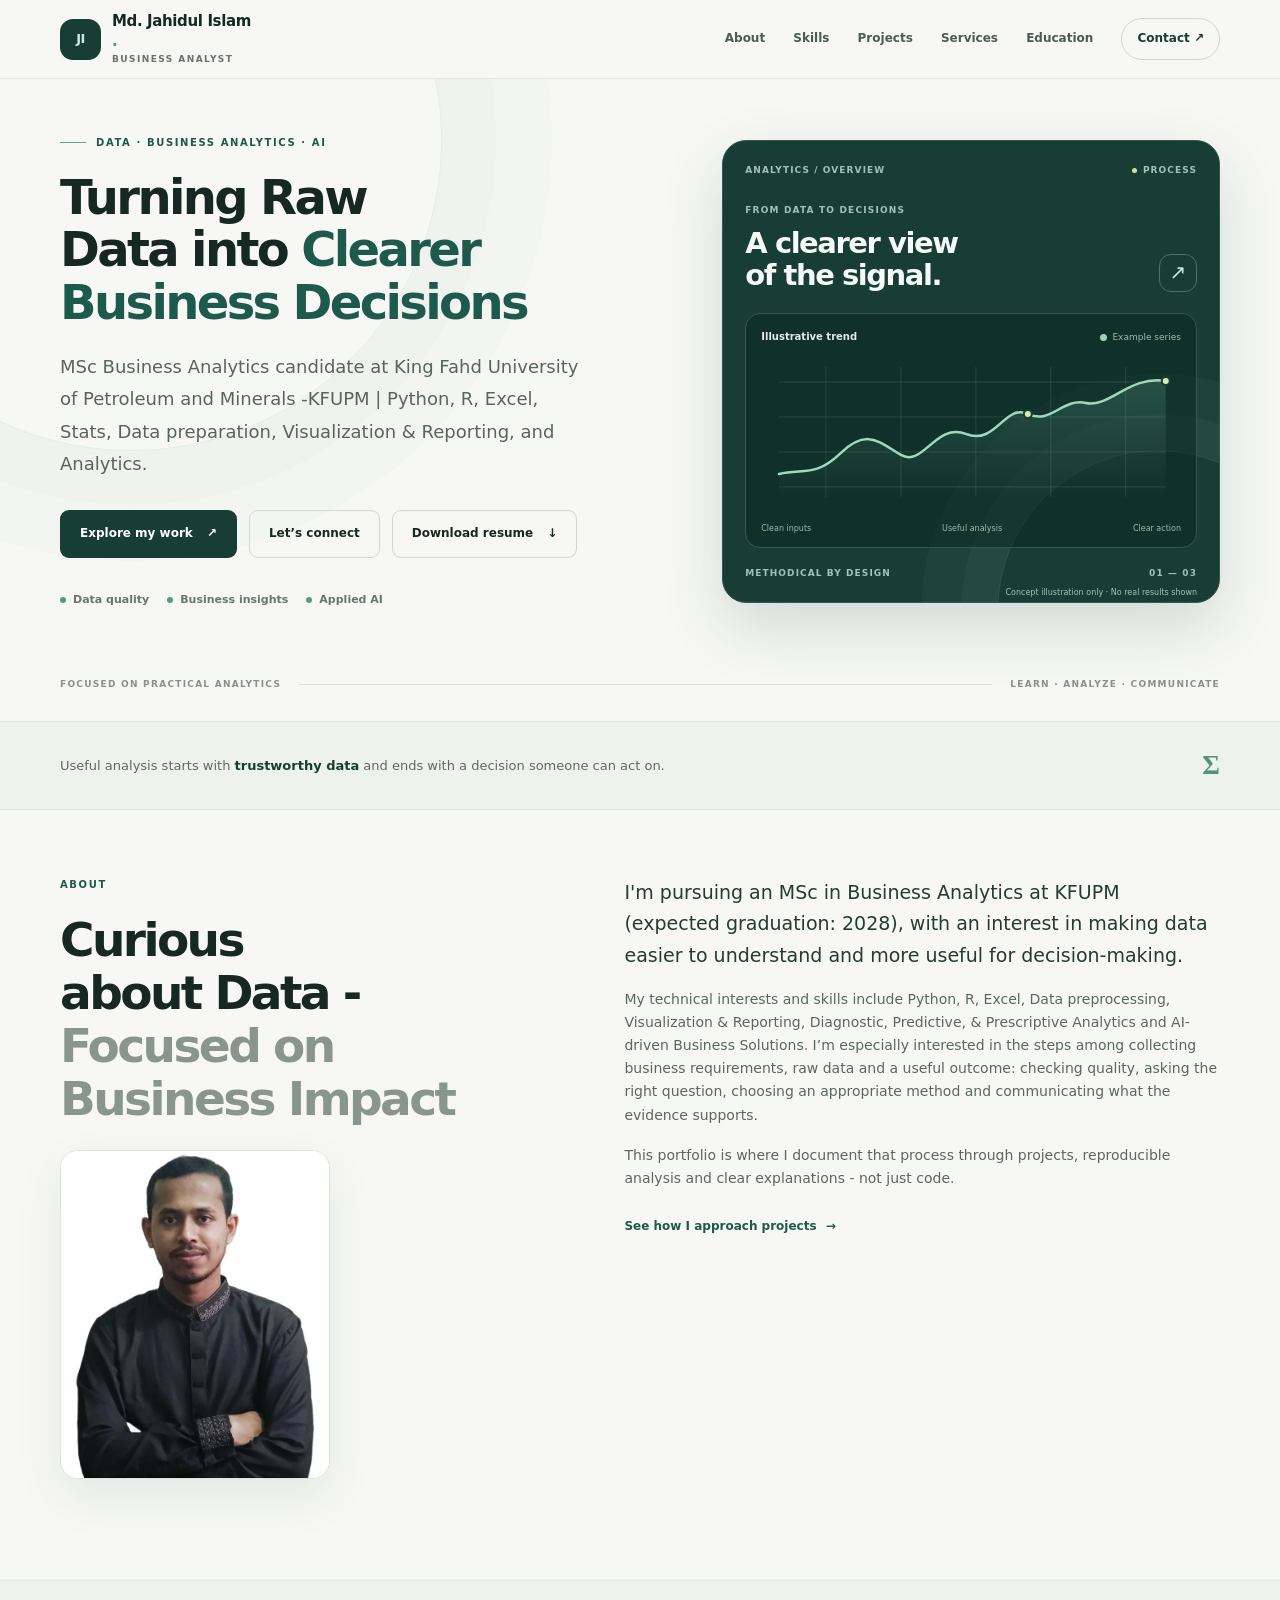
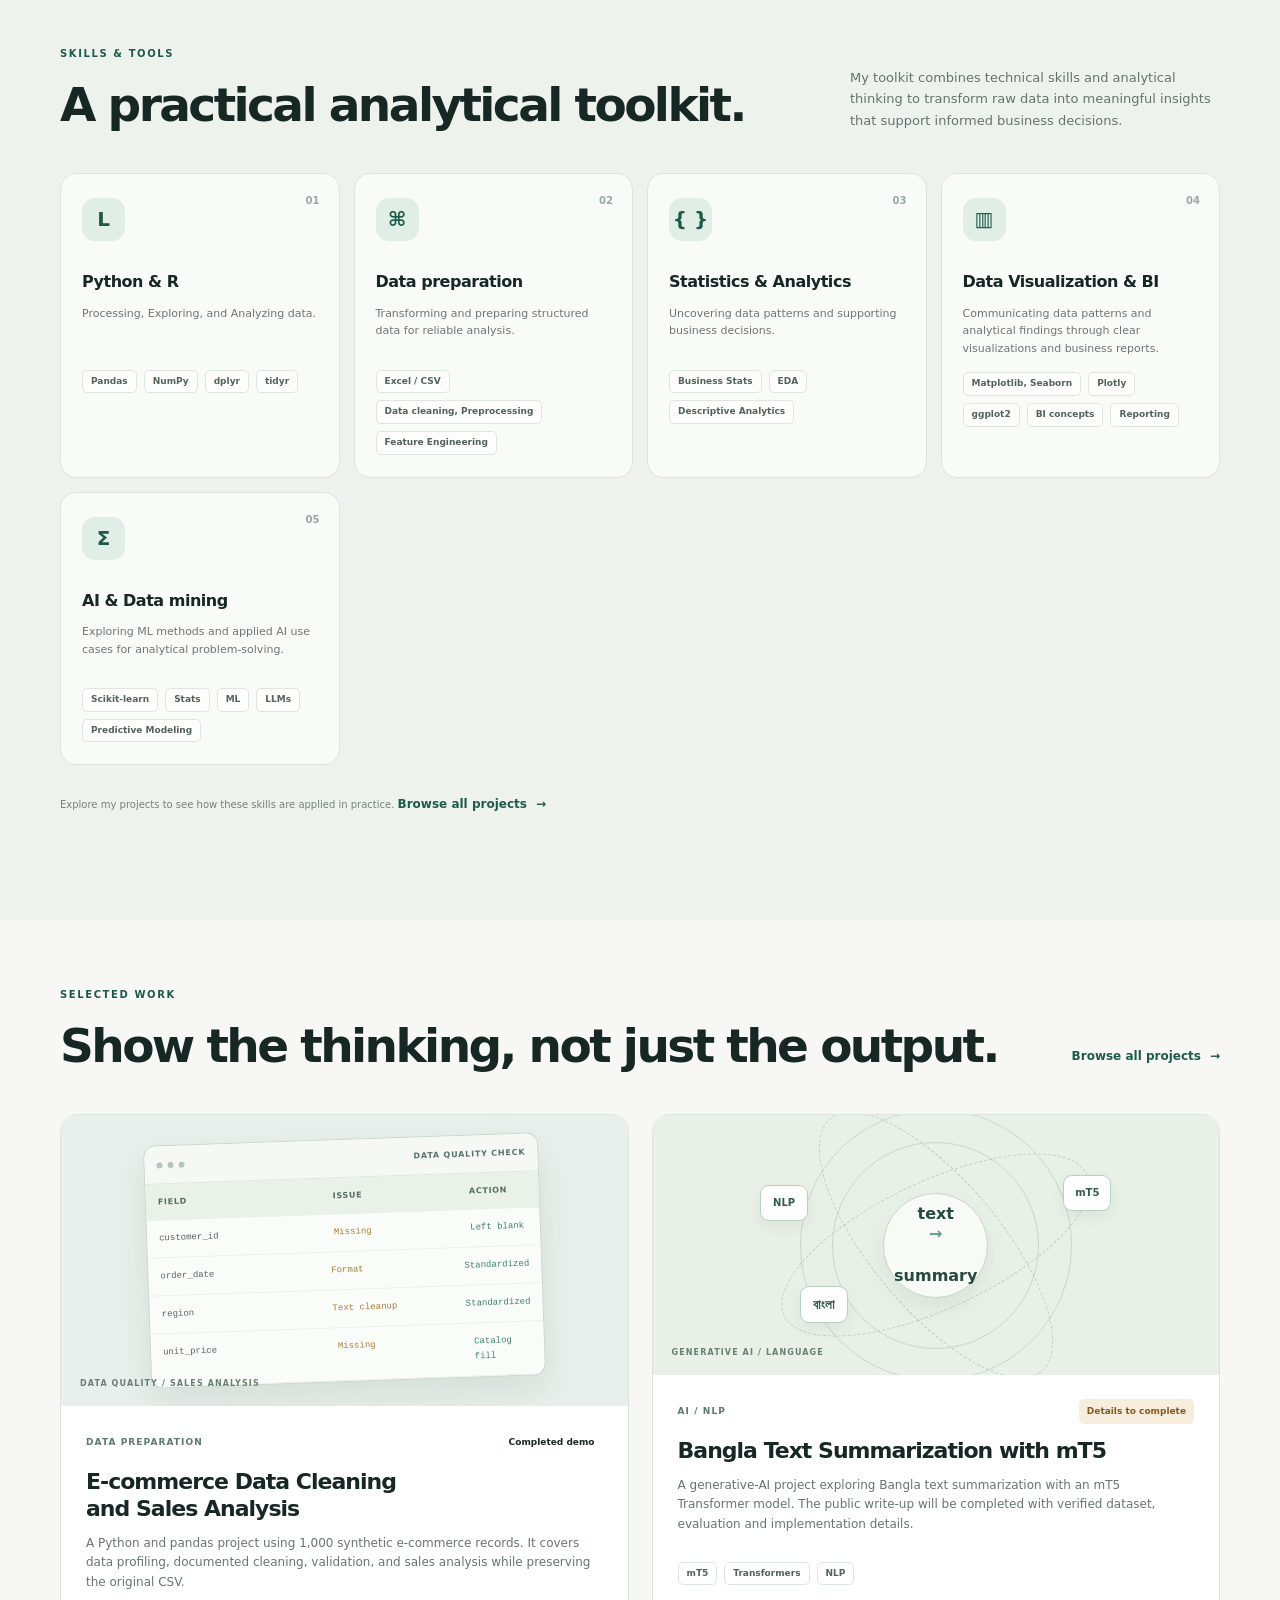
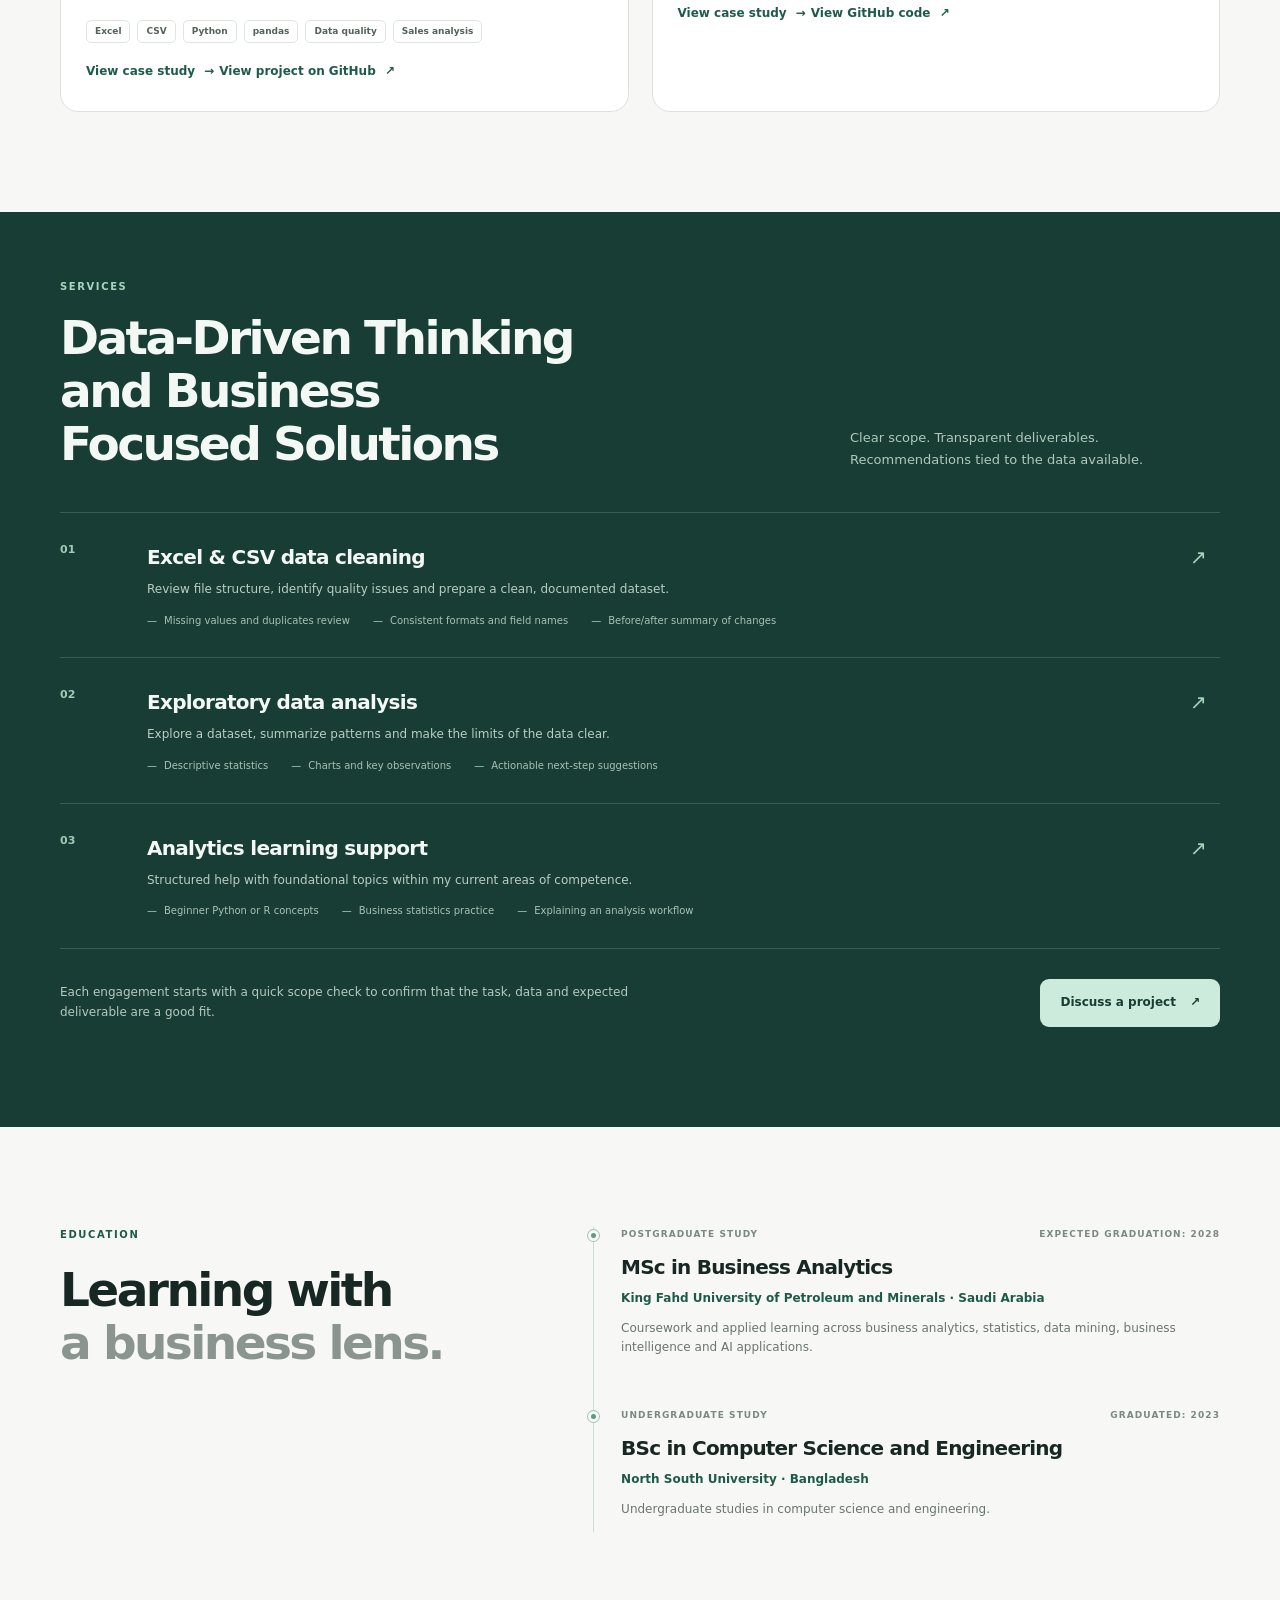
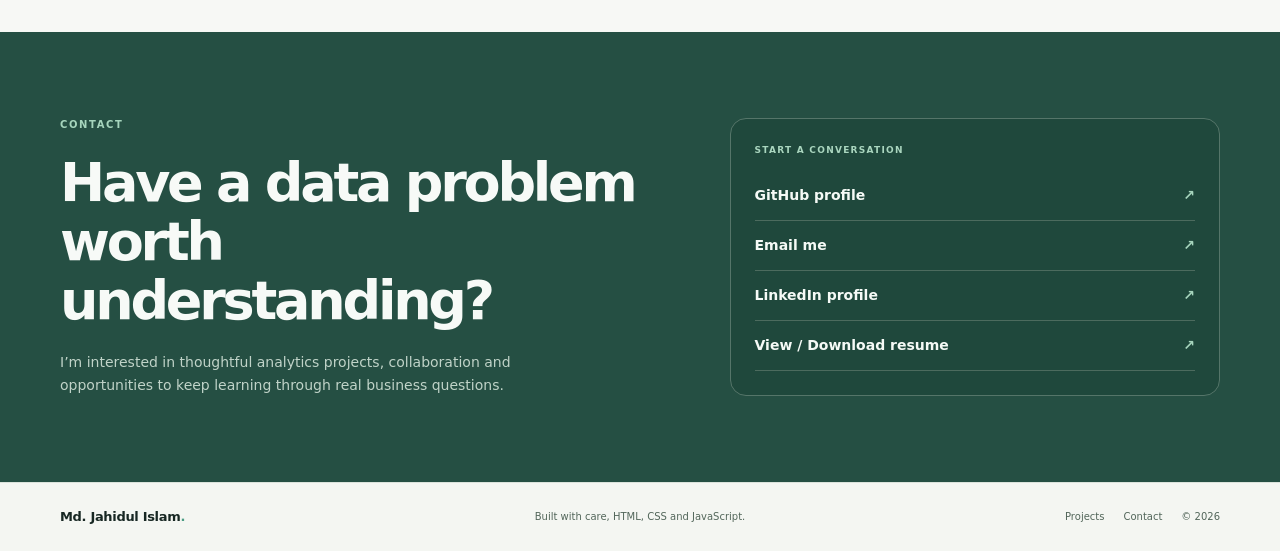
<file: index.html>
<!doctype html>
<html lang="en">

<head>
  <meta charset="utf-8">
  <meta name="viewport" content="width=device-width, initial-scale=1">
  <meta name="theme-color" content="#f7f8f5">
  <meta name="description"
    content="Md. Jahidul Islam's Business Analytics portfolio: data analysis, data preparation, business intelligence and AI/NLP projects.">
  <meta property="og:title" content="Md. Jahidul Islam | Business Analytics Portfolio">
  <meta property="og:description" content="Turning raw data into clearer analysis and practical business decisions.">
  <meta property="og:type" content="website">
  <meta property="og:url" content="https://mjahid183e.github.io/">
  <link rel="canonical" href="https://mjahid183e.github.io/">
  <title>Md. Jahidul Islam | Business Analytics Portfolio</title>
  <link rel="icon" type="image/svg+xml" href="favicon.svg">
  <link rel="stylesheet" href="assets/css/style.css">
  <script src="assets/js/main.js" defer></script>
</head>

<body>
  <a class="skip-link" href="#main">Skip to content</a>
  <header class="site-header">
    <div class="container nav-wrap">
      <a class="brand" href="index.html" aria-label="Md. Jahidul Islam home">
        <span class="brand-mark" aria-hidden="true">JI</span>
        <span class="brand-name">Md. Jahidul Islam<span class="brand-dot">.</span><small>BUSINESS ANALYST</small></span>
      </a>
      <button class="nav-toggle" type="button" aria-expanded="false" aria-controls="primary-nav" data-menu-toggle>
        <span class="sr-only">Toggle navigation</span><span class="menu-lines" aria-hidden="true"></span>
      </button>
      <nav class="site-nav" id="primary-nav" aria-label="Primary navigation" data-menu>
        <a href="#about">About</a>
        <a href="#skills">Skills</a>
        <a href="projects/index.html">Projects</a>
        <a href="#services">Services</a>
        <a href="#education">Education</a>
        <a class="nav-contact" href="#contact">Contact <span aria-hidden="true">↗</span></a>
      </nav>
    </div>
  </header>

  <main id="main">
    <section class="hero section-pad">
      <div class="container hero-grid">
        <div class="hero-copy">
          <p class="eyebrow"><span class="eyebrow-line"></span> DATA · BUSINESS ANALYTICS · AI</p>
          <h1>Turning Raw Data into <span class="text-accent">Clearer Business Decisions</span></h1>
          <p class="hero-lede">MSc Business Analytics candidate at King Fahd University of Petroleum and Minerals -KFUPM
            | Python, R, Excel, Stats, Data preparation, Visualization & Reporting, and Analytics.</p>
          <div class="hero-actions">
            <a class="button button-primary" href="projects/index.html">Explore my work <span
                aria-hidden="true">↗</span></a>
            <a class="button button-secondary" href="#contact">Let’s connect</a>
            <a class="button button-secondary" href="assets/files/Md-Jahidul-Islam-Resume.pdf"
              download="Md-Jahidul-Islam-Resume.pdf" type="application/pdf">Download resume <span
                aria-hidden="true">↓</span></a>
          </div>
          <div class="hero-proof" aria-label="Focus areas">
            <span><i class="status-dot" aria-hidden="true"></i> Data quality</span>
            <span><i class="status-dot" aria-hidden="true"></i> Business insights</span>
            <span><i class="status-dot" aria-hidden="true"></i> Applied AI</span>
          </div>
        </div>
        <div class="hero-visual" aria-label="Illustrative data analysis graphic">
          <div class="visual-topline"><span class="visual-label">ANALYTICS / OVERVIEW</span><span
              class="visual-live"><span></span> PROCESS</span></div>
          <div class="visual-title-row">
            <div>
              <p class="mini-label">FROM DATA TO DECISIONS</p>
              <h2>A clearer view<br>of the signal.</h2>
            </div>
            <div class="visual-icon" aria-hidden="true">↗</div>
          </div>
          <div class="chart-card">
            <div class="chart-header"><span>Illustrative trend</span><span class="chart-legend"><i></i> Example
                series</span></div>
            <svg class="line-chart" viewBox="0 0 420 170" role="img" aria-labelledby="chart-title chart-desc">
              <title id="chart-title">Illustrative upward-trending line</title>
              <desc id="chart-desc">A conceptual chart used as decoration. It does not represent real project data.
              </desc>
              <defs>
                <linearGradient id="areaFade" x1="0" x2="0" y1="0" y2="1">
                  <stop offset="0%" stop-color="#68a995" stop-opacity=".24" />
                  <stop offset="100%" stop-color="#68a995" stop-opacity="0" />
                </linearGradient>
              </defs>
              <g class="chart-grid">
                <path d="M18 30H405M18 65H405M18 100H405M18 135H405" />
                <path d="M65 15V145M140 15V145M215 15V145M290 15V145M365 15V145" />
              </g>
              <path class="chart-area"
                d="M18 122 C42 116 54 126 80 101 S118 90 140 103 S175 70 205 82 S244 51 267 62 S301 46 325 51 S369 23 405 29 L405 145 L18 145Z" />
              <path class="chart-line"
                d="M18 122 C42 116 54 126 80 101 S118 90 140 103 S175 70 205 82 S244 51 267 62 S301 46 325 51 S369 23 405 29" />
              <circle class="chart-point" cx="267" cy="62" r="4" />
              <circle class="chart-point" cx="405" cy="29" r="4" />
            </svg>
            <div class="chart-foot"><span>Clean inputs</span><span>Useful analysis</span><span>Clear action</span></div>
          </div>
          <div class="visual-bottom"><span>METHODICAL BY DESIGN</span><span>01 — 03</span></div>
          <p class="visual-disclaimer">Concept illustration only · No real results shown</p>
        </div>
      </div>
      <div class="container hero-bottom"><span>FOCUSED ON PRACTICAL ANALYTICS</span><span
          class="hero-bottom-rule"></span><span>LEARN · ANALYZE · COMMUNICATE</span></div>
    </section>

    <section class="intro-strip" aria-label="Professional focus">
      <div class="container intro-strip-inner">
        <p>Useful analysis starts with <strong>trustworthy data</strong> and ends with a decision someone can act on.
        </p><span class="strip-mark" aria-hidden="true">Σ</span>
      </div>
    </section>

    <section class="section-pad" id="about">
      <div class="container two-column">
        <div class="section-heading">
          <p class="eyebrow">ABOUT</p>
          <h2>Curious about Data - <br><span class="text-muted">Focused on Business Impact</span></h2>
          <figure class="about-portrait">
            <img src="assets/images/profile.webp" alt="Portrait of Md. Jahidul Islam" width="650" height="792"
              loading="lazy" decoding="async">
          </figure>
        </div>
        <div class="section-body">
          <p class="body-lede">I'm pursuing an MSc in Business Analytics at KFUPM (expected graduation: 2028), with an
            interest in making data easier to understand and more useful for decision-making.</p>
          <p>My technical interests and skills include Python, R, Excel, Data preprocessing, Visualization & Reporting,
            Diagnostic, Predictive, & Prescriptive Analytics and AI-driven Business Solutions. I’m especially interested
            in the steps among collecting business requirements, raw data and a useful outcome: checking quality, asking
            the right question, choosing an appropriate method and communicating what the evidence supports.</p>
          <p>This portfolio is where I document that process through projects, reproducible analysis and clear
            explanations - not just code.</p><a class="text-link" href="projects/index.html">See how I approach projects
            <span aria-hidden="true">→</span></a>
        </div>
      </div>
    </section>

    <section class="section-pad section-tint" id="skills">
      <div class="container">
        <div class="section-top">
          <div>
            <p class="eyebrow">SKILLS & TOOLS</p>
            <h2>A practical analytical toolkit.</h2>
          </div>
          <p class="section-intro">My toolkit combines technical skills and analytical thinking to transform raw data
            into meaningful insights that support informed business decisions.</p>
        </div>
        <div class="skill-grid">
          <article class="skill-card"><span class="skill-index">01</span>
            <div class="skill-icon" aria-hidden="true">L</div>
            <h3>Python & R</h3>
            <p>Processing, Exploring, and Analyzing data.</p>
            <div class="tag-list"><span>Pandas</span><span>NumPy</span><span>dplyr</span><span>tidyr</span></div>
          </article>
          <article class="skill-card"><span class="skill-index">02</span>
            <div class="skill-icon" aria-hidden="true">⌘</div>
            <h3>Data preparation</h3>
            <p>Transforming and preparing structured data for reliable analysis.</p>
            <div class="tag-list"><span>Excel / CSV</span><span>Data cleaning, Preprocessing</span><span>Feature
                Engineering</span></div>
          </article>
          <article class="skill-card"><span class="skill-index">03</span>
            <div class="skill-icon" aria-hidden="true">{ }</div>
            <h3>Statistics & Analytics</h3>
            <p>Uncovering data patterns and supporting business decisions.</p>
            <div class="tag-list"><span>Business Stats</span><span>EDA</span><span>Descriptive Analytics</span></div>
          </article>
          <article class="skill-card"><span class="skill-index">04</span>
            <div class="skill-icon" aria-hidden="true">▥</div>
            <h3>Data Visualization & BI</h3>
            <p>Communicating data patterns and analytical findings through clear visualizations and business reports.
            </p>
            <div class="tag-list"><span>Matplotlib, Seaborn</span><span>Plotly</span><span>ggplot2</span><span>BI
                concepts</span><span>Reporting</span></div>
          </article>
          <article class="skill-card"><span class="skill-index">05</span>
            <div class="skill-icon" aria-hidden="true">Σ</div>
            <h3>AI & Data mining</h3>
            <p>Exploring ML methods and applied AI use cases for analytical problem-solving.</p>
            <div class="tag-list">
              <span>Scikit-learn</span><span>Stats</span><span>ML</span><span>LLMs</span><span>Predictive
                Modeling</span>
            </div>
          </article>
        </div>
        <p class="small-note">Explore my projects to see how these skills are applied in practice. <a
            class="text-link section-top-link" href="projects/index.html">Browse all projects <span
              aria-hidden="true">→</span></a></p>
      </div>
    </section>

    <section class="section-pad" id="featured-work">
      <div class="container">
        <div class="section-top">
          <div>
            <p class="eyebrow">SELECTED WORK</p>
            <h2>Show the thinking, not just the output.</h2>
          </div><a class="text-link section-top-link" href="projects/index.html">Browse all projects <span
              aria-hidden="true">→</span></a>
        </div>
        <div class="project-grid">
          <article class="project-card project-featured">
            <a class="project-art project-art-data" href="projects/excel-csv-data-cleaning.html"
              aria-label="Open the e-commerce data cleaning and sales analysis case study">
              <div class="sheet-window">
                <div class="sheet-head"><span></span><span></span><span></span><i>DATA QUALITY CHECK</i></div>
                <div class="sheet-row sheet-row-head"><span>FIELD</span><span>ISSUE</span><span>ACTION</span></div>
                <div class="sheet-row"><span>customer_id</span><span class="issue">Missing</span><span
                    class="ok">Left blank</span></div>
                <div class="sheet-row"><span>order_date</span><span class="issue">Format</span><span
                    class="ok">Standardized</span></div>
                <div class="sheet-row"><span>region</span><span class="issue">Text cleanup</span><span
                    class="ok">Standardized</span></div>
                <div class="sheet-row"><span>unit_price</span><span class="issue">Missing</span><span class="ok">Catalog
                    fill</span></div>
              </div>
              <span class="art-caption">DATA QUALITY / SALES ANALYSIS</span>
            </a>
            <div class="project-card-body">
              <div class="project-meta">
                <span class="project-type">DATA PREPARATION</span>
                <span class="project-status">Completed demo</span>
              </div>
              <h3>
                <a href="projects/excel-csv-data-cleaning.html">E-commerce Data Cleaning and Sales Analysis</a>
              </h3>
              <p>A Python and pandas project using 1,000 synthetic e-commerce records. It covers data profiling,
                documented
                cleaning, validation, and sales analysis while preserving the original CSV.</p>
              <div class="tag-list"><span>Excel</span><span>CSV</span><span>Python</span><span>pandas</span><span>Data quality</span><span>Sales analysis</span>
              </div>
              <a class="text-link" href="projects/excel-csv-data-cleaning.html">View case study
                <span aria-hidden="true">→</span></a>
              <a class="text-link" href="https://github.com/mjahid183e/ecommerce-data-cleaning-demo" target="_blank"
                rel="noopener noreferrer">View project on GitHub
                <span aria-hidden="true">↗</span></a>
            </div>
          </article>
          <article class="project-card">
            <a class="project-art project-art-nlp" href="projects/bangla-text-summarization.html"
              aria-label="Read the Bangla text summarization case study">
              <div class="art-orbit orbit-one"></div>
              <div class="art-orbit orbit-two"></div>
              <div class="art-node node-one">NLP</div>
              <div class="art-node node-two">mT5</div>
              <div class="art-node node-three">বাংলা</div>
              <div class="art-center">text<br><span>→</span><br>summary</div><span class="art-caption">GENERATIVE AI /
                LANGUAGE</span>
            </a>
            <div class="project-card-body">
              <div class="project-meta"><span class="project-type">AI / NLP</span><span
                  class="project-status status-review">Details to complete</span></div>
              <h3><a href="projects/bangla-text-summarization.html">Bangla Text Summarization with mT5</a></h3>
              <p>A generative-AI project exploring Bangla text summarization with an mT5 Transformer model. The public
                write-up will be completed with verified dataset, evaluation and implementation details.</p>
              <div class="tag-list"><span>mT5</span><span>Transformers</span><span>NLP</span></div><a class="text-link"
                href="projects/bangla-text-summarization.html">View case study <span aria-hidden="true">→</span></a> <a
                class="text-link" href="https://github.com/mjahid183e/Bangla-Text-summarization-Model" target="_blank"
                rel="noopener noreferrer" aria-label="View Bangla Text Summarization source code on GitHub">View GitHub
                code <span aria-hidden="true">↗</span></a>
            </div>
          </article>
        </div>
      </div>
    </section>

    <section class="section-pad section-dark" id="services">
      <div class="container">
        <div class="section-top section-top-dark">
          <div>
            <p class="eyebrow eyebrow-light">SERVICES</p>
            <h2>Data-Driven Thinking and Business Focused Solutions</h2>
          </div>
          <p class="section-intro">Clear scope. Transparent deliverables. Recommendations tied to the data available.
          </p>
        </div>
        <div class="service-grid">
          <article class="service-card"><span class="service-number">01</span>
            <div>
              <h3>Excel & CSV data cleaning</h3>
              <p>Review file structure, identify quality issues and prepare a clean, documented dataset.</p>
              <ul>
                <li>Missing values and duplicates review</li>
                <li>Consistent formats and field names</li>
                <li>Before/after summary of changes</li>
              </ul>
            </div><span class="service-arrow" aria-hidden="true">↗</span>
          </article>
          <article class="service-card"><span class="service-number">02</span>
            <div>
              <h3>Exploratory data analysis</h3>
              <p>Explore a dataset, summarize patterns and make the limits of the data clear.</p>
              <ul>
                <li>Descriptive statistics</li>
                <li>Charts and key observations</li>
                <li>Actionable next-step suggestions</li>
              </ul>
            </div><span class="service-arrow" aria-hidden="true">↗</span>
          </article>
          <article class="service-card"><span class="service-number">03</span>
            <div>
              <h3>Analytics learning support</h3>
              <p>Structured help with foundational topics within my current areas of competence.</p>
              <ul>
                <li>Beginner Python or R concepts</li>
                <li>Business statistics practice</li>
                <li>Explaining an analysis workflow</li>
              </ul>
            </div><span class="service-arrow" aria-hidden="true">↗</span>
          </article>
        </div>
        <div class="service-foot">
          <p>Each engagement starts with a quick scope check to confirm that the task, data and expected deliverable are
            a good fit.</p><a class="button button-light" href="#contact">Discuss a project <span
              aria-hidden="true">↗</span></a>
        </div>
      </div>
    </section>

    <section class="section-pad" id="education">
      <div class="container two-column education-layout">
        <div class="section-heading">
          <p class="eyebrow">EDUCATION</p>
          <h2>Learning with<br><span class="text-muted">a business lens.</span></h2>
        </div>
        <div class="timeline">
          <article class="timeline-item"><span class="timeline-marker"></span>
            <div class="timeline-meta"><span>POSTGRADUATE STUDY</span><span>EXPECTED GRADUATION: 2028</span></div>
            <h3>MSc in Business Analytics</h3>
            <p class="timeline-org">King Fahd University of Petroleum and Minerals <span aria-hidden="true">·</span>
              Saudi Arabia</p>
            <p>Coursework and applied learning across business analytics, statistics, data mining, business intelligence
              and AI applications.</p>
          </article>
          <article class="timeline-item">
            <span class="timeline-marker"></span>
            <div class="timeline-meta"><span>UNDERGRADUATE STUDY</span><span>GRADUATED: 2023</span></div>
            <h3>BSc in Computer Science and Engineering</h3>
            <p class="timeline-org">North South University <span aria-hidden="true">·</span> Bangladesh</p>
            <p>Undergraduate studies in computer science and engineering.</p>
          </article>
        </div>
      </div>
    </section>

    <section class="contact-section" id="contact">
      <div class="container contact-grid">
        <div>
          <p class="eyebrow eyebrow-light">CONTACT</p>
          <h2>Have a data problem<br>worth understanding?</h2>
          <p class="contact-lede">I’m interested in thoughtful analytics projects, collaboration and opportunities to
            keep learning through real business questions.</p>
        </div>
        <div class="contact-panel">
          <span class="contact-panel-label">START A CONVERSATION</span>
          <a class="contact-link" href="https://github.com/mjahid183e" target="_blank" rel="noopener noreferrer">GitHub
            profile <span aria-hidden="true">↗</span></a>
          <a class="contact-link" href="https://mail.google.com/mail/?view=cm&amp;fs=1&amp;to=mjahid183.e%40gmail.com"
            target="_blank" rel="noopener noreferrer"
            aria-label="Email me using Gmail (opens Gmail compose in a new tab)">Email me <span
              aria-hidden="true">↗</span></a>
          <a class="contact-link" href="https://www.linkedin.com/in/mjahidulislam01" target="_blank"
            rel="noopener noreferrer">LinkedIn profile <span aria-hidden="true">↗</span></a>
          <a class="contact-link" href="assets/files/Md-Jahidul-Islam-Resume.pdf" target="_blank"
            rel="noopener noreferrer" type="application/pdf">View / Download resume <span
              aria-hidden="true">↗</span></a>
        </div>
      </div>
    </section>
  </main>

  <footer class="site-footer">
    <div class="container footer-inner"><a class="footer-brand" href="index.html">Md. Jahidul Islam<span>.</span></a>
      <p>Built with care, HTML, CSS and JavaScript.</p>
      <div class="footer-right"><a href="projects/index.html">Projects</a><a href="#contact">Contact</a><span>© <span
            data-year>2026</span></span></div>
    </div>
  </footer>
</body>

</html>
</file>
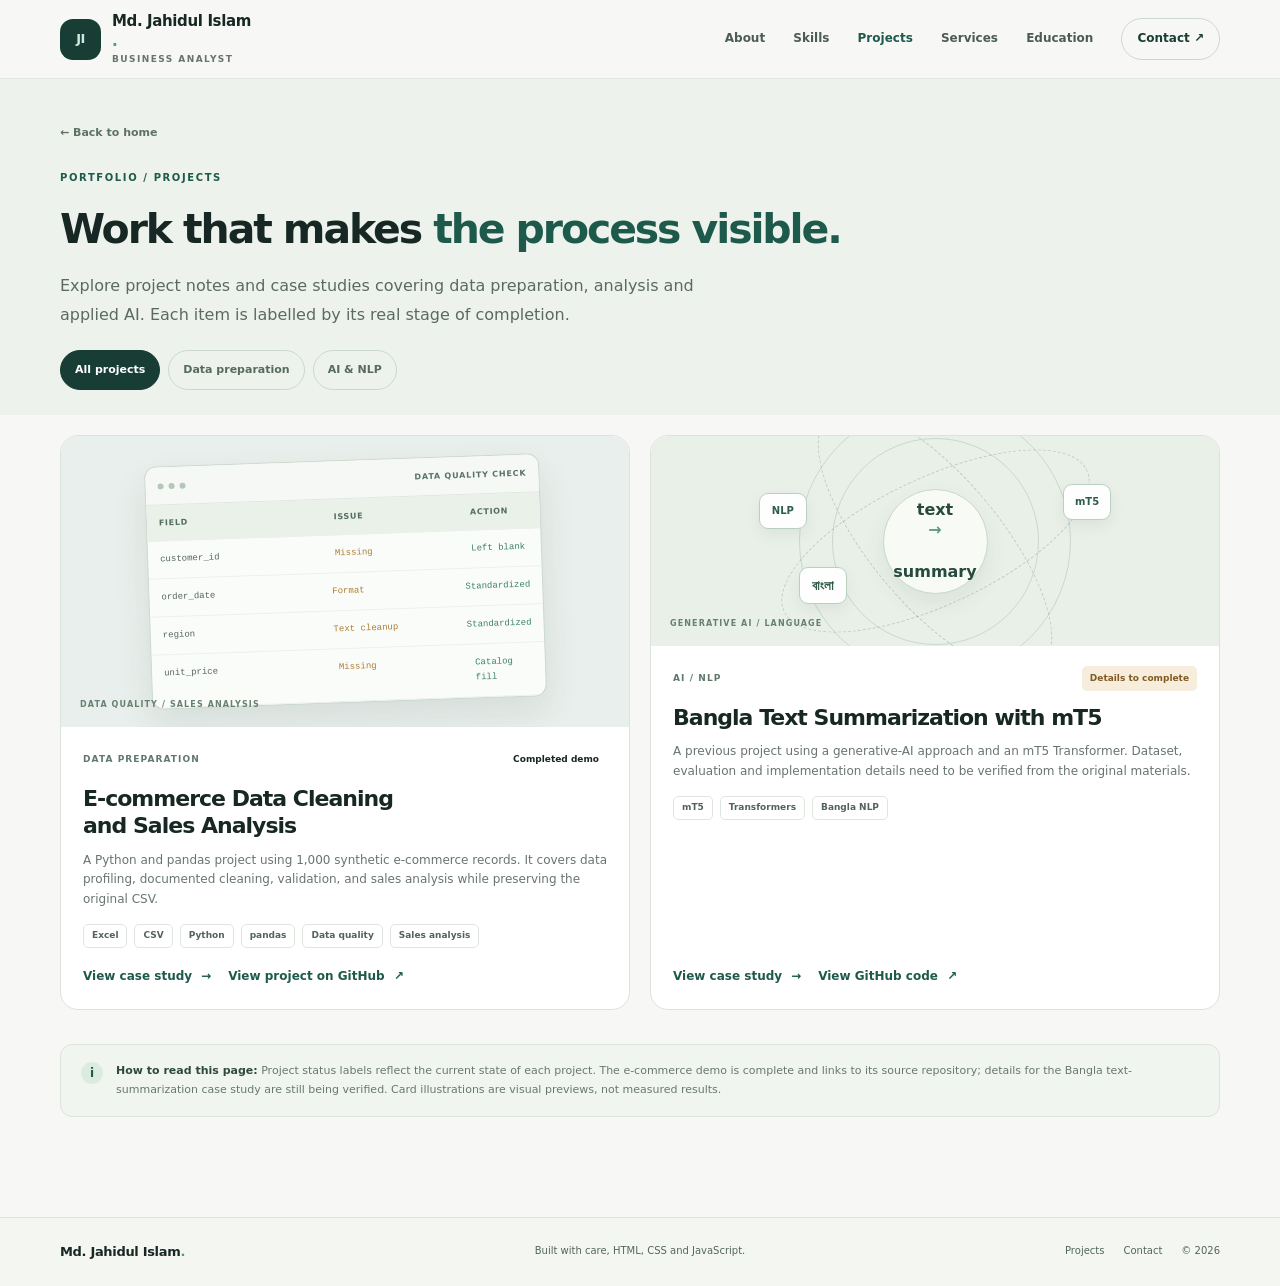
<file: projects/index.html>
<!doctype html>
<html lang="en">

<head>
  <meta charset="utf-8">
  <meta name="viewport" content="width=device-width, initial-scale=1">
  <meta name="theme-color" content="#f7f8f5">
  <meta name="description"
    content="Explore business analytics, data preparation, and AI/NLP portfolio projects by Md. Jahidul Islam.">
  <meta property="og:title" content="Projects | Md. Jahidul Islam">
  <meta property="og:description" content="Project notes, analytical workflows and case studies.">
  <meta property="og:type" content="website">
  <meta property="og:url" content="https://mjahid183e.github.io/projects/">
  <link rel="canonical" href="https://mjahid183e.github.io/projects/">
  <title>Projects | Md. Jahidul Islam</title>
  <link rel="icon" type="image/svg+xml" href="../favicon.svg">
  <link rel="stylesheet" href="../assets/css/style.css">
  <script src="../assets/js/main.js" defer></script>
</head>

<body class="projects-index">
  <a class="skip-link" href="#main">Skip to content</a>
  <header class="site-header">
    <div class="container nav-wrap"><a class="brand" href="../index.html" aria-label="Md. Jahidul Islam home"><span
          class="brand-mark" aria-hidden="true">JI</span><span class="brand-name">Md. Jahidul Islam<span
            class="brand-dot">.</span><small>BUSINESS ANALYST</small></span></a><button class="nav-toggle" type="button"
        aria-expanded="false" aria-controls="primary-nav" data-menu-toggle><span class="sr-only">Toggle
          navigation</span><span class="menu-lines" aria-hidden="true"></span></button>
      <nav class="site-nav" id="primary-nav" aria-label="Primary navigation" data-menu><a
          href="../index.html#about">About</a><a href="../index.html#skills">Skills</a><a href="index.html"
          aria-current="page">Projects</a><a href="../index.html#services">Services</a><a
          href="../index.html#education">Education</a><a class="nav-contact" href="../index.html#contact">Contact <span
            aria-hidden="true">↗</span></a></nav>
    </div>
  </header>
  <main id="main">
    <section class="page-hero section-pad">
      <div class="container"><a class="back-link" href="../index.html">← Back to home</a>
        <p class="eyebrow">PORTFOLIO / PROJECTS</p>
        <h1>Work that makes <span class="text-accent">the process visible.</span></h1>
        <p class="page-lede">Explore project notes and case studies covering data preparation, analysis and applied AI.
          Each item is labelled by its real stage of completion.</p>
        <div class="filter-row" role="group" aria-label="Filter projects"><button class="filter-button is-active"
            type="button" data-filter="all" aria-pressed="true">All projects</button><button class="filter-button"
            type="button" data-filter="data" aria-pressed="false">Data preparation</button><button class="filter-button"
            type="button" data-filter="ai" aria-pressed="false">AI & NLP</button></div>
      </div>
    </section>
    <section class="section-pad projects-list-section" id="project-results">
      <div class="container">
        <div class="project-grid project-grid-list" data-project-list>
          <article class="project-card" data-category="data">
            <a class="project-art project-art-data" href="excel-csv-data-cleaning.html"
              aria-label="Open the e-commerce data cleaning and sales analysis case study">
              <div class="sheet-window">
                <div class="sheet-head"><span></span><span></span><span></span><i>DATA QUALITY CHECK</i></div>
                <div class="sheet-row sheet-row-head"><span>FIELD</span><span>ISSUE</span><span>ACTION</span></div>
                <div class="sheet-row"><span>customer_id</span><span class="issue">Missing</span><span class="ok">Left
                    blank</span></div>
                <div class="sheet-row"><span>order_date</span><span class="issue">Format</span><span
                    class="ok">Standardized</span></div>
                <div class="sheet-row"><span>region</span><span class="issue">Text cleanup</span><span
                    class="ok">Standardized</span></div>
                <div class="sheet-row"><span>unit_price</span><span class="issue">Missing</span><span class="ok">Catalog
                    fill</span></div>
              </div>
              <span class="art-caption">DATA QUALITY / SALES ANALYSIS</span>
            </a>
            <div class="project-card-body">
              <div class="project-meta">
                <span class="project-type">DATA PREPARATION</span>
                <span class="project-status">Completed demo</span>
              </div>
              <h2 class="project-title">
                <a href="excel-csv-data-cleaning.html">E-commerce Data Cleaning and Sales Analysis</a>
              </h2>
              <p>A Python and pandas project using 1,000 synthetic e-commerce records. It covers data profiling,
                documented
                cleaning, validation, and sales analysis while preserving the original CSV.</p>
              <div class="tag-list"><span>Excel</span><span>CSV</span><span>Python</span><span>pandas</span><span>Data quality</span><span>Sales analysis</span>
              </div>
              <div class="project-card-links">
                <a class="text-link" href="excel-csv-data-cleaning.html">View case study
                  <span aria-hidden="true">→</span></a>
                <a class="text-link" href="https://github.com/mjahid183e/ecommerce-data-cleaning-demo" target="_blank"
                  rel="noopener noreferrer">View project on GitHub
                  <span aria-hidden="true">↗</span></a>
              </div>
            </div>
          </article>
          <article class="project-card" data-category="ai"><a class="project-art project-art-nlp"
              href="bangla-text-summarization.html" aria-label="Open Bangla text summarization case study">
              <div class="art-orbit orbit-one"></div>
              <div class="art-orbit orbit-two"></div>
              <div class="art-node node-one">NLP</div>
              <div class="art-node node-two">mT5</div>
              <div class="art-node node-three">বাংলা</div>
              <div class="art-center">text<br><span>→</span><br>summary</div><span class="art-caption">GENERATIVE AI /
                LANGUAGE</span>
            </a>
            <div class="project-card-body">
              <div class="project-meta"><span class="project-type">AI / NLP</span><span
                  class="project-status status-review">Details to complete</span></div>
              <h2 class="project-title"><a href="bangla-text-summarization.html">Bangla Text Summarization with mT5</a>
              </h2>
              <p>A previous project using a generative-AI approach and an mT5 Transformer. Dataset, evaluation and
                implementation details need to be verified from the original materials.</p>
              <div class="tag-list"><span>mT5</span><span>Transformers</span><span>Bangla NLP</span></div>
              <div class="project-card-links"><a class="text-link" href="bangla-text-summarization.html">View case study
                  <span aria-hidden="true">→</span></a> <a class="text-link"
                  href="https://github.com/mjahid183e/Bangla-Text-summarization-Model" target="_blank"
                  rel="noopener noreferrer" aria-label="View Bangla Text Summarization source code on GitHub">View
                  GitHub code <span aria-hidden="true">↗</span></a></div>
            </div>
          </article>
        </div>
        <div class="project-note"><span class="note-icon" aria-hidden="true">i</span>
          <p><strong>How to read this page:</strong> Project status labels reflect the current state of each project.
            The e-commerce demo is complete and links to its source repository; details for the Bangla
            text-summarization case study are still being verified. Card illustrations are visual previews, not measured
            results.</p>
        </div>
      </div>
    </section>
  </main>
  <footer class="site-footer">
    <div class="container footer-inner"><a class="footer-brand" href="../index.html">Md. Jahidul Islam<span>.</span></a>
      <p>Built with care, HTML, CSS and JavaScript.</p>
      <div class="footer-right"><a href="index.html">Projects</a><a href="../index.html#contact">Contact</a><span>©
          <span data-year>2026</span></span></div>
    </div>
  </footer>
</body>

</html>
</file>
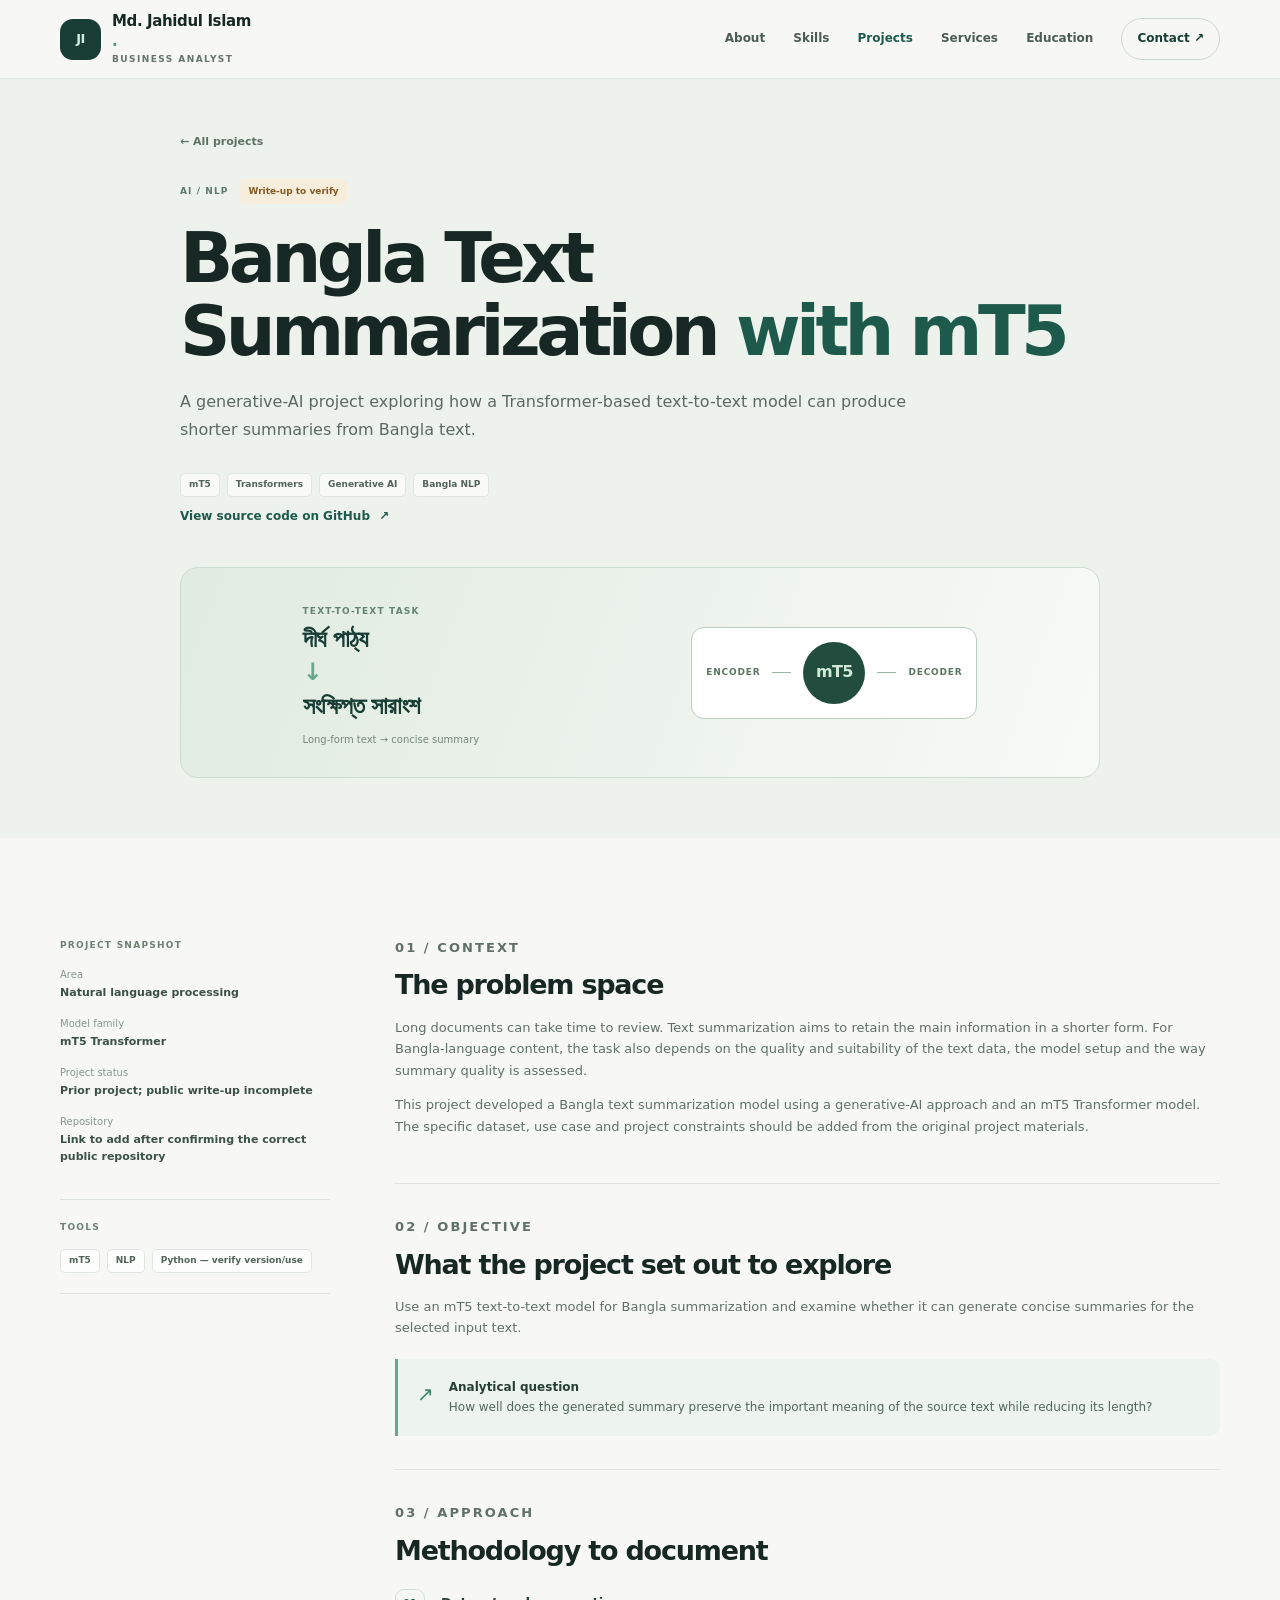
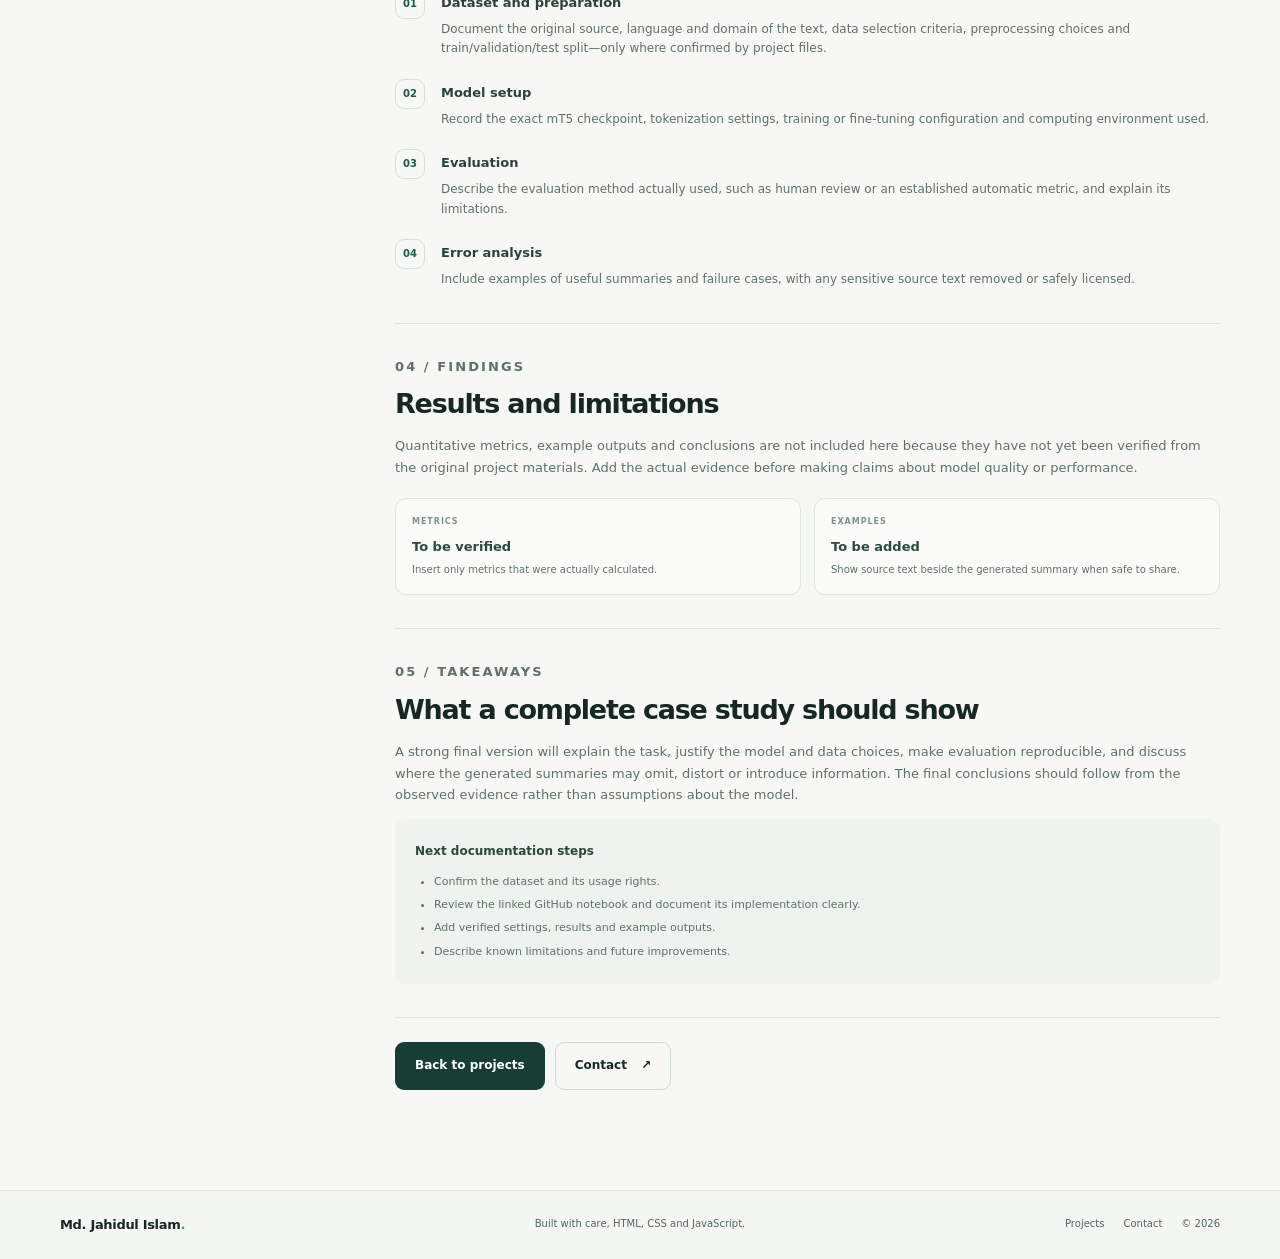
<file: projects/bangla-text-summarization.html>
<!doctype html>
<html lang="en">
<head><meta charset="utf-8"><meta name="viewport" content="width=device-width, initial-scale=1"><meta name="theme-color" content="#f7f8f5"><meta name="description" content="Project notes for a Bangla text summarization model using mT5 and generative AI."><meta property="og:title" content="Bangla Text Summarization with mT5 | Md. Jahidul Islam"><meta property="og:description" content="A project write-up on Bangla text summarization using an mT5 Transformer model."><title>Bangla Text Summarization with mT5 | Md. Jahidul Islam</title><link rel="icon" type="image/svg+xml" href="../favicon.svg"><link rel="stylesheet" href="../assets/css/style.css"><script src="../assets/js/main.js" defer></script></head>
<body><a class="skip-link" href="#main">Skip to content</a>
<header class="site-header"><div class="container nav-wrap"><a class="brand" href="../index.html" aria-label="Md. Jahidul Islam home"><span class="brand-mark" aria-hidden="true">JI</span><span class="brand-name">Md. Jahidul Islam<span class="brand-dot">.</span><small>BUSINESS ANALYST</small></span></a><button class="nav-toggle" type="button" aria-expanded="false" aria-controls="primary-nav" data-menu-toggle><span class="sr-only">Toggle navigation</span><span class="menu-lines" aria-hidden="true"></span></button><nav class="site-nav" id="primary-nav" aria-label="Primary navigation" data-menu><a href="../index.html#about">About</a><a href="../index.html#skills">Skills</a><a href="index.html" aria-current="page">Projects</a><a href="../index.html#services">Services</a><a href="../index.html#education">Education</a><a class="nav-contact" href="../index.html#contact">Contact <span aria-hidden="true">↗</span></a></nav></div></header>
<main id="main"><section class="case-hero section-pad"><div class="container case-hero-inner"><a class="back-link" href="index.html">← All projects</a><div class="project-meta"><span class="project-type">AI / NLP</span><span class="project-status status-review">Write-up to verify</span></div><h1>Bangla Text Summarization <span class="text-accent">with mT5</span></h1><p class="page-lede">A generative-AI project exploring how a Transformer-based text-to-text model can produce shorter summaries from Bangla text.</p><div class="tag-list"><span>mT5</span><span>Transformers</span><span>Generative AI</span><span>Bangla NLP</span></div><p><a class="text-link" href="https://github.com/mjahid183e/Bangla-Text-summarization-Model" target="_blank" rel="noopener noreferrer">View source code on GitHub <span aria-hidden="true">↗</span></a></p><div class="case-art"><div class="case-art-copy"><span class="mini-label">TEXT-TO-TEXT TASK</span><div class="text-sample">দীর্ঘ পাঠ্য<br><span>↓</span><br>সংক্ষিপ্ত সারাংশ</div><p>Long-form text → concise summary</p></div><div class="case-art-model"><span>ENCODER</span><i></i><b>mT5</b><i></i><span>DECODER</span></div></div></div></section>
<section class="section-pad"><div class="container case-layout"><aside class="case-sidebar"><div class="sidebar-block"><span class="sidebar-label">PROJECT SNAPSHOT</span><dl class="snapshot-list"><div><dt>Area</dt><dd>Natural language processing</dd></div><div><dt>Model family</dt><dd>mT5 Transformer</dd></div><div><dt>Project status</dt><dd>Prior project; public write-up incomplete</dd></div><div><dt>Repository</dt><dd>Link to add after confirming the correct public repository</dd></div></dl></div><div class="sidebar-block"><span class="sidebar-label">TOOLS</span><div class="tag-list"><span>mT5</span><span>NLP</span><span>Python — verify version/use</span></div></div></aside>
<article class="case-content"><section class="case-section"><p class="eyebrow">01 / CONTEXT</p><h2>The problem space</h2><p>Long documents can take time to review. Text summarization aims to retain the main information in a shorter form. For Bangla-language content, the task also depends on the quality and suitability of the text data, the model setup and the way summary quality is assessed.</p><p>This project developed a Bangla text summarization model using a generative-AI approach and an mT5 Transformer model. The specific dataset, use case and project constraints should be added from the original project materials.</p></section>
<section class="case-section"><p class="eyebrow">02 / OBJECTIVE</p><h2>What the project set out to explore</h2><p>Use an mT5 text-to-text model for Bangla summarization and examine whether it can generate concise summaries for the selected input text.</p><div class="insight-callout"><span class="callout-mark" aria-hidden="true">↗</span><p><strong>Analytical question</strong><br>How well does the generated summary preserve the important meaning of the source text while reducing its length?</p></div></section>
<section class="case-section"><p class="eyebrow">03 / APPROACH</p><h2>Methodology to document</h2><ol class="method-list"><li><span>01</span><div><strong>Dataset and preparation</strong><p>Document the original source, language and domain of the text, data selection criteria, preprocessing choices and train/validation/test split—only where confirmed by project files.</p></div></li><li><span>02</span><div><strong>Model setup</strong><p>Record the exact mT5 checkpoint, tokenization settings, training or fine-tuning configuration and computing environment used.</p></div></li><li><span>03</span><div><strong>Evaluation</strong><p>Describe the evaluation method actually used, such as human review or an established automatic metric, and explain its limitations.</p></div></li><li><span>04</span><div><strong>Error analysis</strong><p>Include examples of useful summaries and failure cases, with any sensitive source text removed or safely licensed.</p></div></li></ol></section>
<section class="case-section"><p class="eyebrow">04 / FINDINGS</p><h2>Results and limitations</h2><p>Quantitative metrics, example outputs and conclusions are not included here because they have not yet been verified from the original project materials. Add the actual evidence before making claims about model quality or performance.</p><div class="evidence-grid"><div><span class="evidence-label">METRICS</span><strong>To be verified</strong><p>Insert only metrics that were actually calculated.</p></div><div><span class="evidence-label">EXAMPLES</span><strong>To be added</strong><p>Show source text beside the generated summary when safe to share.</p></div></div></section>
<section class="case-section"><p class="eyebrow">05 / TAKEAWAYS</p><h2>What a complete case study should show</h2><p>A strong final version will explain the task, justify the model and data choices, make evaluation reproducible, and discuss where the generated summaries may omit, distort or introduce information. The final conclusions should follow from the observed evidence rather than assumptions about the model.</p><div class="case-next"><strong>Next documentation steps</strong><ul><li>Confirm the dataset and its usage rights.</li><li>Review the linked GitHub notebook and document its implementation clearly.</li><li>Add verified settings, results and example outputs.</li><li>Describe known limitations and future improvements.</li></ul></div></section>
<div class="case-end-links"><a class="button button-primary" href="index.html">Back to projects</a><a class="button button-secondary" href="../index.html#contact">Contact <span aria-hidden="true">↗</span></a></div></article></div></section></main>
<footer class="site-footer"><div class="container footer-inner"><a class="footer-brand" href="../index.html">Md. Jahidul Islam<span>.</span></a><p>Built with care, HTML, CSS and JavaScript.</p><div class="footer-right"><a href="index.html">Projects</a><a href="../index.html#contact">Contact</a><span>© <span data-year>2026</span></span></div></div></footer></body></html>
</file>
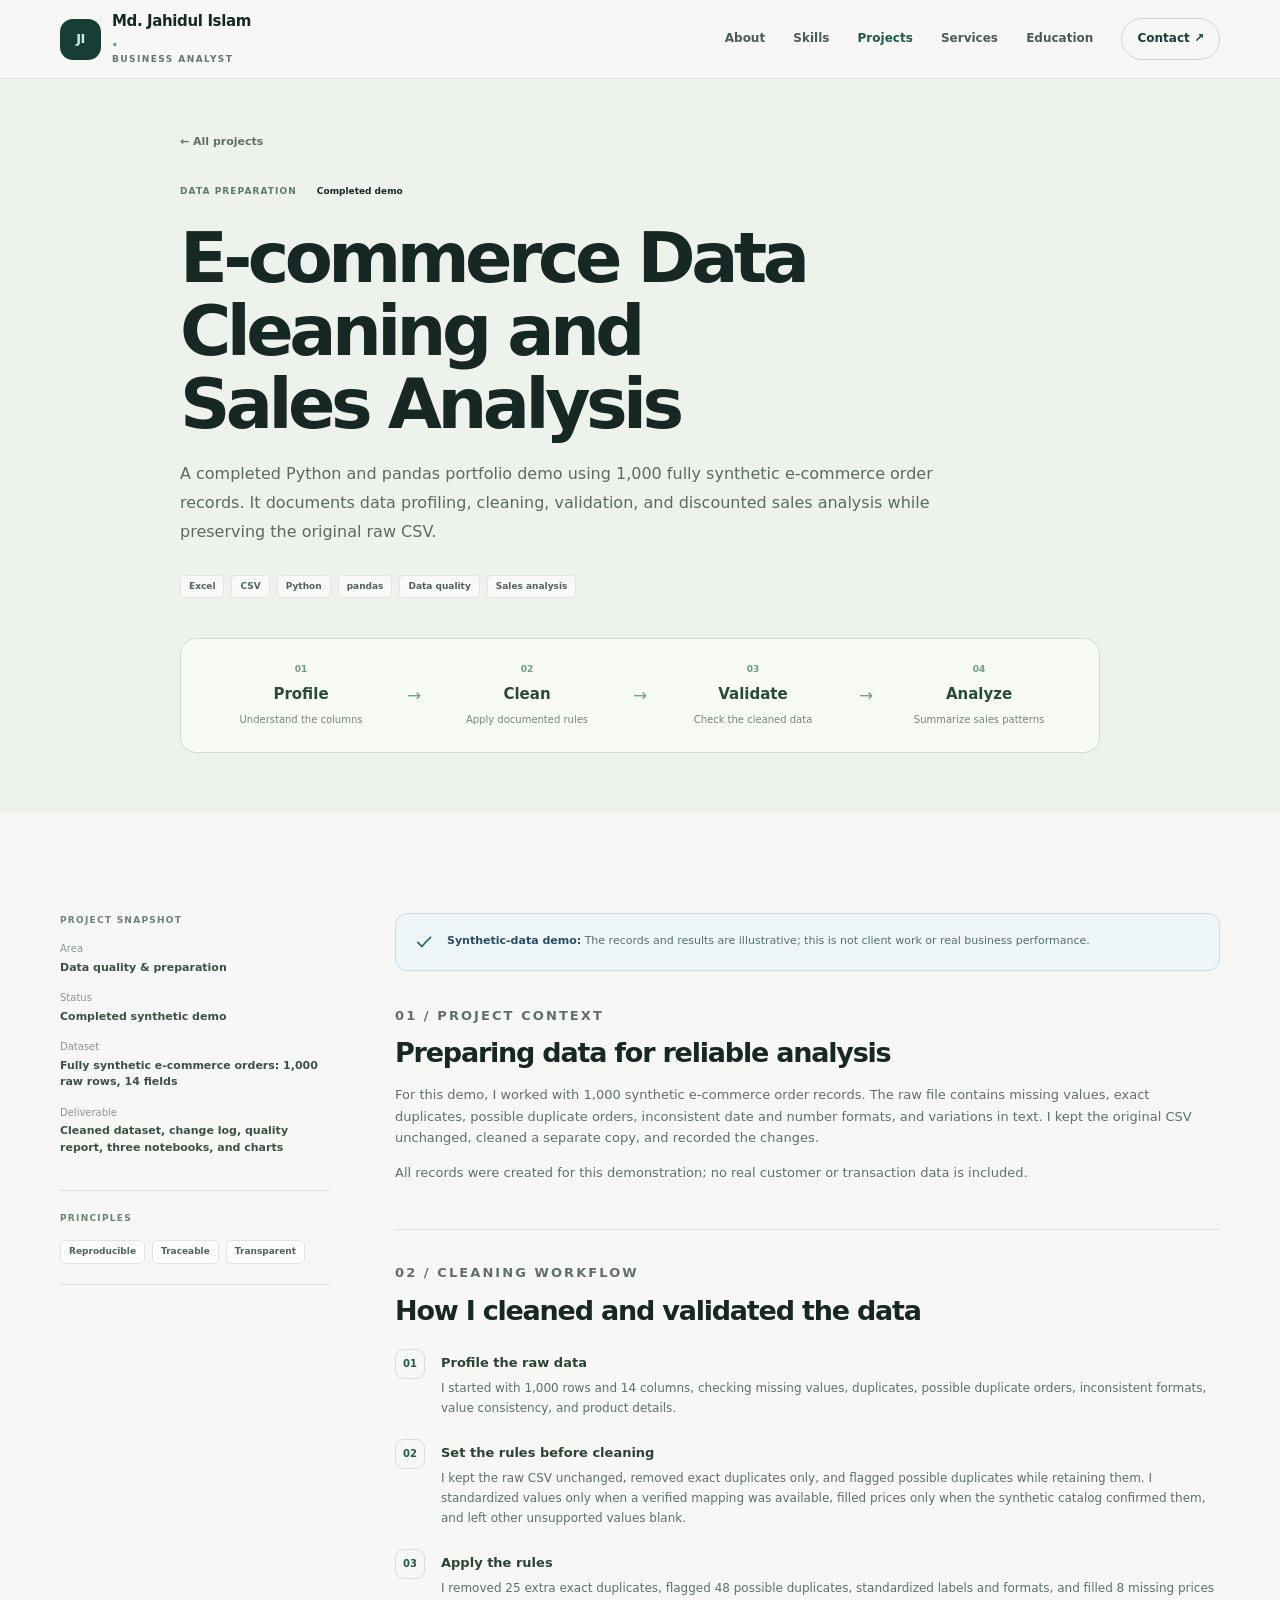
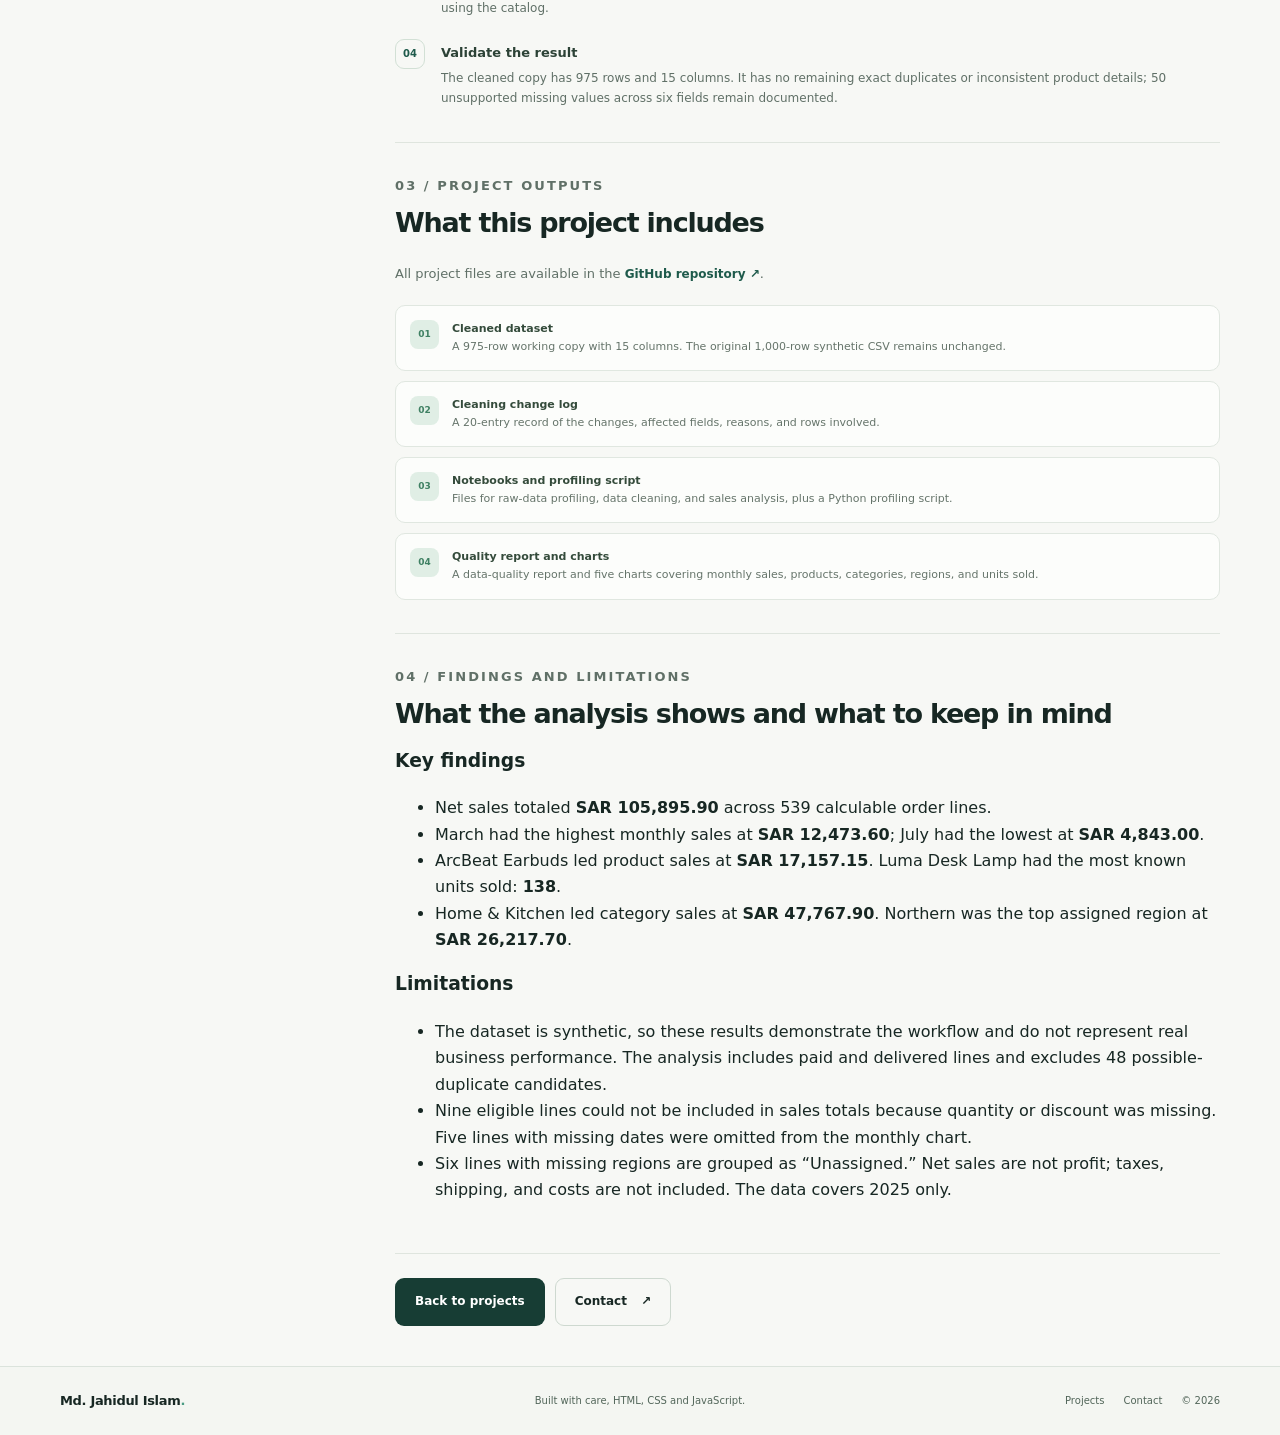
<file: projects/excel-csv-data-cleaning.html>
<!doctype html>
<html lang="en">

<head>
    <meta charset="utf-8">
    <meta name="viewport" content="width=device-width, initial-scale=1">
    <meta name="theme-color" content="#f7f8f5">
    <meta name="description"
        content="A Python and pandas portfolio demo covering data profiling, cleaning, validation, and sales analysis using synthetic e-commerce data.">
    <meta property="og:title" content="E-commerce Data Cleaning and Sales Analysis | Md. Jahidul Islam">
    <meta property="og:description"
        content="A Python and pandas portfolio demo covering data profiling, cleaning, validation, and sales analysis using synthetic e-commerce data.">
    <meta property="og:url" content="https://mjahid183e.github.io/projects/excel-csv-data-cleaning.html">
    <link rel="canonical" href="https://mjahid183e.github.io/projects/excel-csv-data-cleaning.html">
    <title>E-commerce Data Cleaning and Sales Analysis | Md. Jahidul Islam</title>
    <link rel="icon" type="image/svg+xml" href="../favicon.svg">
    <link rel="stylesheet" href="../assets/css/style.css">
    <script src="../assets/js/main.js" defer></script>
</head>

<body><a class="skip-link" href="#main">Skip to content</a>
    <header class="site-header">
        <div class="container nav-wrap"><a class="brand" href="../index.html" aria-label="Md. Jahidul Islam home"><span
                    class="brand-mark" aria-hidden="true">JI</span><span class="brand-name">Md. Jahidul Islam<span
                        class="brand-dot">.</span><small>BUSINESS ANALYST</small></span></a><button class="nav-toggle"
                type="button" aria-expanded="false" aria-controls="primary-nav" data-menu-toggle><span
                    class="sr-only">Toggle navigation</span><span class="menu-lines" aria-hidden="true"></span></button>
            <nav class="site-nav" id="primary-nav" aria-label="Primary navigation" data-menu><a
                    href="../index.html#about">About</a><a href="../index.html#skills">Skills</a><a href="index.html"
                    aria-current="page">Projects</a><a href="../index.html#services">Services</a><a
                    href="../index.html#education">Education</a><a class="nav-contact"
                    href="../index.html#contact">Contact <span aria-hidden="true">↗</span></a></nav>
        </div>
    </header>
    <main id="main">
        <section class="case-hero section-pad">
            <div class="container case-hero-inner"><a class="back-link" href="index.html">← All projects</a>
                <div class="project-meta"><span class="project-type">DATA PREPARATION</span><span
                        class="project-status">Completed demo</span></div>
                <h1>E-commerce Data Cleaning and Sales Analysis</h1>
                <p class="page-lede">A completed Python and pandas portfolio demo using 1,000 fully synthetic e-commerce
                    order records.
                    It documents data profiling, cleaning, validation, and discounted sales analysis while preserving
                    the original raw CSV.</p>
                <div class="tag-list"><span>Excel</span><span>CSV</span><span>Python</span><span>pandas</span><span>Data
                        quality</span><span>Sales analysis</span>
                </div>
                <div class="data-workflow" aria-label="Data-cleaning and sales-analysis workflow stages">
                    <div><span>01</span><strong>Profile</strong><small>Understand the columns</small></div><i
                        aria-hidden="true">→</i>
                    <div><span>02</span><strong>Clean</strong><small>Apply documented rules</small></div><i
                        aria-hidden="true">→</i>
                    <div><span>03</span><strong>Validate</strong><small>Check the cleaned data</small></div><i
                        aria-hidden="true">→</i>
                    <div><span>04</span><strong>Analyze</strong><small>Summarize sales patterns</small></div>
                </div>
            </div>
        </section>
        <section class="section-pad case-details-section">
            <div class="container case-layout">
                <aside class="case-sidebar">
                    <div class="sidebar-block"><span class="sidebar-label">PROJECT SNAPSHOT</span>
                        <dl class="snapshot-list">
                            <div>
                                <dt>Area</dt>
                                <dd>Data quality & preparation</dd>
                            </div>
                            <div>
                                <dt>Status</dt>
                                <dd>Completed synthetic demo</dd>
                            </div>
                            <div>
                                <dt>Dataset</dt>
                                <dd>Fully synthetic e-commerce orders: 1,000 raw rows, 14 fields</dd>
                            </div>
                            <div>
                                <dt>Deliverable</dt>
                                <dd>Cleaned dataset, change log, quality report, three notebooks, and charts</dd>
                            </div>
                        </dl>
                    </div>
                    <div class="sidebar-block"><span class="sidebar-label">PRINCIPLES</span>
                        <div class="tag-list"><span>Reproducible</span><span>Traceable</span><span>Transparent</span>
                        </div>
                    </div>
                </aside>
                <article class="case-content">
                    <div class="status-banner">
                        <span class="status-banner-icon" aria-hidden="true">
                            <svg viewBox="0 0 24 24" focusable="false">
                                <path d="M4.5 12.5 C6.2 14.2 8 16 9.6 17.4 C12.4 13.8 16.3 9.3 20 6.4"></path>
                            </svg>
                        </span>
                        <p><strong>Synthetic-data demo:</strong> The records and results are illustrative; this is not
                            client work or real business performance.</p>
                    </div>
                    <section class="case-section">
                        <p class="eyebrow">01 / PROJECT CONTEXT</p>
                        <h2>Preparing data for reliable analysis</h2>
                        <p>For this demo, I worked with 1,000 synthetic e-commerce order records.
                            The raw file contains missing values, exact duplicates, possible duplicate orders,
                            inconsistent date and number formats, and variations in text.
                            I kept the original CSV unchanged, cleaned a separate copy, and recorded the changes.</p>
                        <p>All records were created for this demonstration; no real customer or transaction data is
                            included.</p>
                    </section>
                    <section class="case-section">
                        <p class="eyebrow">02 / CLEANING WORKFLOW</p>
                        <h2>How I cleaned and validated the data</h2>
                        <ol class="method-list">
                            <li><span>01</span>
                                <div><strong>Profile the raw data</strong>
                                    <p>I started with 1,000 rows and 14 columns, checking missing values, duplicates,
                                        possible duplicate orders, inconsistent formats, value consistency, and product
                                        details.</p>
                                </div>
                            </li>
                            <li><span>02</span>
                                <div><strong>Set the rules before cleaning</strong>
                                    <p>I kept the raw CSV unchanged, removed exact duplicates only, and flagged possible
                                        duplicates while retaining them.
                                        I standardized values only when a verified mapping was available, filled prices
                                        only when the synthetic catalog confirmed them, and left other unsupported
                                        values blank.</p>
                                </div>
                            </li>
                            <li><span>03</span>
                                <div><strong>Apply the rules</strong>
                                    <p>I removed 25 extra exact duplicates, flagged 48 possible duplicates, standardized
                                        labels and formats, and filled 8 missing prices using the catalog.</p>
                                </div>
                            </li>
                            <li><span>04</span>
                                <div><strong>Validate the result</strong>
                                    <p>The cleaned copy has 975 rows and 15 columns. It has no remaining exact
                                        duplicates or inconsistent product details;
                                        50 unsupported missing values across six fields remain documented.</p>
                                </div>
                            </li>
                        </ol>
                    </section>
                    <section class="case-section">
                        <p class="eyebrow">03 / PROJECT OUTPUTS</p>
                        <h2>What this project includes</h2>
                        <p>All project files are available in the
                            <a class="text-link" href="https://github.com/mjahid183e/ecommerce-data-cleaning-demo"
                                target="_blank" rel="noopener noreferrer">GitHub repository ↗</a>.
                        </p>
                        <div class="deliverable-list">
                            <div><span class="deliverable-check">01</span>
                                <p><strong>Cleaned dataset</strong><br>A 975-row working copy with 15 columns. The
                                    original 1,000-row synthetic CSV remains unchanged.</p>
                            </div>
                            <div><span class="deliverable-check">02</span>
                                <p><strong>Cleaning change log</strong><br>A 20-entry record of the changes, affected
                                    fields, reasons, and rows involved.</p>
                            </div>
                            <div><span class="deliverable-check">03</span>
                                <p><strong>Notebooks and profiling script</strong><br>Files for raw-data profiling, data
                                    cleaning, and sales analysis, plus a Python profiling script.</p>
                            </div>
                            <div><span class="deliverable-check">04</span>
                                <p><strong>Quality report and charts</strong><br>A data-quality report and five charts
                                    covering monthly sales, products, categories, regions, and units sold.</p>
                            </div>
                        </div>
                    </section>
                    <section class="case-section">
                        <p class="eyebrow">04 / FINDINGS AND LIMITATIONS</p>
                        <h2>What the analysis shows and what to keep in mind</h2>

                        <h3>Key findings</h3>
                        <ul>
                            <li>Net sales totaled <strong>SAR 105,895.90</strong> across 539 calculable order lines.
                            </li>
                            <li>March had the highest monthly sales at <strong>SAR 12,473.60</strong>; July had the
                                lowest at <strong>SAR 4,843.00</strong>.</li>
                            <li>ArcBeat Earbuds led product sales at <strong>SAR 17,157.15</strong>. Luma Desk Lamp had
                                the most known units sold: <strong>138</strong>.</li>
                            <li>Home &amp; Kitchen led category sales at <strong>SAR 47,767.90</strong>. Northern was
                                the top assigned region at <strong>SAR 26,217.70</strong>.</li>
                        </ul>

                        <h3>Limitations</h3>
                        <ul>
                            <li>The dataset is synthetic, so these results demonstrate the workflow and do not represent
                                real business performance. The analysis includes paid and delivered lines and excludes
                                48 possible-duplicate candidates.</li>
                            <li>Nine eligible lines could not be included in sales totals because quantity or discount
                                was missing. Five lines with missing dates were omitted from the monthly chart.</li>
                            <li>Six lines with missing regions are grouped as “Unassigned.” Net sales are not profit;
                                taxes, shipping, and costs are not included. The data covers 2025 only.</li>
                        </ul>
                    </section>
                    <div class="case-end-links"><a class="button button-primary" href="index.html">Back to
                            projects</a><a class="button button-secondary" href="../index.html#contact">Contact <span
                                aria-hidden="true">↗</span></a></div>
                </article>
            </div>
        </section>
    </main>
    <footer class="site-footer">
        <div class="container footer-inner"><a class="footer-brand" href="../index.html">Md. Jahidul
                Islam<span>.</span></a>
            <p>Built with care, HTML, CSS and JavaScript.</p>
            <div class="footer-right"><a href="index.html">Projects</a><a
                    href="../index.html#contact">Contact</a><span>© <span data-year>2026</span></span></div>
        </div>
    </footer>
</body>

</html>
</file>
<file: assets/css/style.css>
/* Jahidul Islam — Business Analytics Portfolio
   Design system: warm off-white, deep forest/navy, restrained mint accents. */
:root {
  color-scheme: light;
  --paper: #f7f8f5;
  --paper-deep: #edf1ec;
  --surface: #ffffff;
  --ink: #172723;
  --ink-soft: #334640;
  --muted: #66736e;
  --line: #dce3dc;
  --green: #1e5a4b;
  --green-dark: #173d34;
  --mint: #b9dfcf;
  --mint-bright: #ccebdc;
  --lime: #e0e9b2;
  --warning: #835a23;
  --warning-bg: #f6eddc;
  --progress: #2d6178;
  --progress-bg: #e4f0f4;
  --shadow: 0 18px 48px rgba(29, 52, 43, .08);
  --radius-sm: 10px;
  --radius: 18px;
  --radius-lg: 26px;
  --container: 1160px;
  --font: Inter, ui-sans-serif, system-ui, -apple-system, BlinkMacSystemFont, "Segoe UI", sans-serif;
}
* { box-sizing: border-box; }
html { scroll-behavior: smooth; scroll-padding-top: 90px; }
body { margin: 0; background: var(--paper); color: var(--ink); font-family: var(--font); font-size: 16px; line-height: 1.65; -webkit-font-smoothing: antialiased; text-rendering: optimizeLegibility; }
img, svg { max-width: 100%; }
a { color: inherit; text-decoration: none; }
button, input, textarea, select { font: inherit; }
button, a { -webkit-tap-highlight-color: transparent; }
a:focus-visible, button:focus-visible { outline: 3px solid #4d9b84; outline-offset: 4px; border-radius: 4px; }
::selection { color: var(--ink); background: var(--mint-bright); }
.container { width: min(var(--container), calc(100% - 48px)); margin-inline: auto; }
.section-pad { padding-block: 100px; }
.sr-only { position: absolute; width: 1px; height: 1px; padding: 0; margin: -1px; overflow: hidden; clip: rect(0, 0, 0, 0); white-space: nowrap; border: 0; }
.skip-link { position: fixed; z-index: 1000; top: 12px; left: 12px; padding: 10px 14px; transform: translateY(-160%); border-radius: 8px; color: white; background: var(--green-dark); }
.skip-link:focus { transform: translateY(0); }
.site-header { position: sticky; z-index: 100; top: 0; border-bottom: 1px solid rgba(220, 227, 220, .86); background: rgba(247, 248, 245, .92); backdrop-filter: blur(16px); }
.nav-wrap { min-height: 78px; display: flex; align-items: center; justify-content: space-between; gap: 28px; }
.brand { display: inline-flex; align-items: center; gap: 11px; flex-shrink: 0; }
.brand-mark { display: grid; width: 41px; height: 41px; place-items: center; border-radius: 13px; background: var(--green-dark); color: var(--mint-bright); font-size: 13px; font-weight: 800; letter-spacing: -.04em; }
.brand-name { display: flex; flex-direction: column; font-size: 15px; font-weight: 760; line-height: 1.3; letter-spacing: -.025em; }
.brand-dot, .footer-brand span { color: #4a9c83; }
.brand-name small { margin-top: 3px; color: var(--muted); font-size: 9px; font-weight: 750; letter-spacing: .16em; }
.site-nav { display: flex; align-items: center; gap: clamp(15px, 2.2vw, 29px); }
.site-nav > a { color: #4c5b55; font-size: 12px; font-weight: 650; transition: color .18s ease; }
.site-nav > a:hover, .site-nav > a[aria-current="page"] { color: var(--green); }
.site-nav .nav-contact { padding: 10px 15px; border: 1px solid #cbd8cf; border-radius: 999px; color: var(--green-dark); }
.site-nav .nav-contact:hover { background: var(--mint-bright); border-color: var(--mint-bright); }
.nav-toggle { display: none; width: 44px; height: 42px; place-items: center; border: 1px solid var(--line); border-radius: 10px; background: transparent; color: var(--ink); cursor: pointer; }
.menu-lines, .menu-lines::before, .menu-lines::after { display: block; width: 18px; height: 2px; border-radius: 2px; background: currentColor; content: ""; }
.menu-lines { position: relative; }
.menu-lines::before { position: absolute; top: -6px; }
.menu-lines::after { position: absolute; top: 6px; }
.hero { position: relative; overflow: hidden; padding-top: 84px; padding-bottom: 30px; }
.hero::before { position: absolute; top: -250px; left: -180px; width: 620px; height: 620px; border: 1px solid rgba(82, 135, 111, .1); border-radius: 50%; box-shadow: 0 0 0 54px rgba(82, 135, 111, .025), 0 0 0 110px rgba(82, 135, 111, .025); content: ""; pointer-events: none; }
.hero-grid { position: relative; display: grid; grid-template-columns: minmax(0, 1.07fr) minmax(360px, .93fr); align-items: center; gap: clamp(48px, 7vw, 100px); }
.eyebrow { display: flex; align-items: center; gap: 10px; margin: 0 0 21px; color: var(--green); font-size: 10px; font-weight: 800; letter-spacing: .16em; line-height: 1.5; }
.eyebrow-line { width: 26px; height: 1px; background: #66a38d; }
h1, h2, h3, p { margin-top: 0; }
h1, h2, h3 { text-wrap: balance; }
.hero h1 { max-width: 680px; margin-bottom: 23px; font-size: clamp(44px, 5.5vw, 72px); font-weight: 720; letter-spacing: -.065em; line-height: 1.035; }
.text-accent { color: var(--green); }
.text-muted { color: #89958e; }
.hero-lede { max-width: 535px; margin-bottom: 29px; color: #56665f; font-size: clamp(16px, 1.5vw, 18px); line-height: 1.8; }
.hero-actions { display: flex; flex-wrap: wrap; gap: 12px; }
.button { display: inline-flex; min-height: 48px; align-items: center; justify-content: center; gap: 14px; padding: 12px 19px; border: 1px solid transparent; border-radius: 9px; font-size: 12px; font-weight: 750; transition: transform .18s ease, background .18s ease, border-color .18s ease; cursor: pointer; }
.button:hover { transform: translateY(-2px); }
.button-primary { background: var(--green-dark); color: white; }
.button-primary:hover { background: #255f4e; }
.button-secondary { border-color: #ced9d0; background: transparent; color: var(--ink); }
.button-secondary:hover { border-color: #92b5a4; background: #f0f5f0; }
.button-light { background: var(--mint-bright); color: var(--green-dark); }
.button-light:hover { background: #d9f0e4; }
.hero-proof { display: flex; flex-wrap: wrap; gap: 18px; margin-top: 33px; color: #68766f; font-size: 11px; font-weight: 650; }
.hero-proof span { display: inline-flex; align-items: center; gap: 7px; }
.status-dot { width: 6px; height: 6px; border-radius: 50%; background: #559b80; }
.hero-visual { position: relative; min-height: 405px; overflow: hidden; padding: 22px; border: 1px solid #35594d; border-radius: 24px; background: #173d34; color: #f4f8f4; box-shadow: 0 24px 62px rgba(23, 61, 52, .16); }
.hero-visual::before { position: absolute; right: -100px; bottom: -170px; width: 320px; height: 320px; border: 1px solid rgba(185, 223, 207, .15); border-radius: 50%; box-shadow: 0 0 0 36px rgba(185, 223, 207, .035), 0 0 0 76px rgba(185, 223, 207, .035); content: ""; }
.visual-topline, .visual-bottom { position: relative; display: flex; align-items: center; justify-content: space-between; gap: 12px; color: #a2c3b6; font-size: 9px; font-weight: 750; letter-spacing: .12em; }
.visual-live { display: inline-flex; align-items: center; gap: 6px; }
.visual-live span { width: 5px; height: 5px; border-radius: 50%; background: #cbe5a1; }
.visual-title-row { position: relative; display: flex; align-items: end; justify-content: space-between; margin-top: 25px; }
.mini-label { margin-bottom: 9px; color: #a2c3b6; font-size: 9px; font-weight: 750; letter-spacing: .13em; }
.visual-title-row h2 { margin-bottom: 0; color: #f5faf6; font-size: 29px; font-weight: 620; letter-spacing: -.05em; line-height: 1.12; }
.visual-icon { display: grid; width: 38px; height: 38px; place-items: center; border: 1px solid #497365; border-radius: 12px; color: var(--mint-bright); font-size: 20px; }
.chart-card { position: relative; margin-top: 21px; padding: 15px 15px 11px; border: 1px solid #35594d; border-radius: 15px; background: rgba(10, 37, 30, .48); }
.chart-header { display: flex; justify-content: space-between; gap: 10px; color: #e0ece4; font-size: 10px; font-weight: 700; }
.chart-legend { display: inline-flex; align-items: center; gap: 5px; color: #9fb9ac; font-size: 9px; font-weight: 500; }
.chart-legend i { width: 7px; height: 7px; border-radius: 50%; background: #99d3b8; }
.line-chart { display: block; width: 100%; margin-top: 7px; overflow: visible; }
.chart-grid path { stroke: rgba(199, 227, 211, .13); stroke-width: 1; fill: none; }
.chart-area { fill: url(#areaFade); }
.chart-line { fill: none; stroke: #9ed9bc; stroke-width: 2.5; stroke-linecap: round; }
.chart-point { fill: #d9efad; stroke: #173d34; stroke-width: 2; }
.chart-foot { display: flex; justify-content: space-between; gap: 7px; color: #9fb9ac; font-size: 8px; }
.visual-bottom { margin-top: 18px; }
.visual-disclaimer { position: absolute; right: 22px; bottom: 3px; margin: 0; color: #a2c3b6; font-size: 8px; }
.hero-bottom { display: flex; align-items: center; gap: 18px; margin-top: 68px; color: #86928b; font-size: 9px; font-weight: 750; letter-spacing: .14em; }
.hero-bottom-rule { height: 1px; flex: 1; background: #d8e0d8; }
.intro-strip { border-block: 1px solid #e0e6df; background: #eef2ed; }
.intro-strip-inner { display: flex; align-items: center; justify-content: space-between; gap: 25px; padding-block: 21px; }
.intro-strip p { margin: 0; color: #5d6a63; font-size: 13px; }
.intro-strip strong { color: var(--green-dark); }
.strip-mark { color: #4f947c; font-size: 27px; }
.two-column { display: grid; grid-template-columns: .86fr 1.14fr; gap: clamp(45px, 9vw, 130px); }
.section-heading h2, .section-top h2 { margin: 0; font-size: clamp(32px, 4vw, 47px); font-weight: 680; letter-spacing: -.055em; line-height: 1.13; }
/* Personal portrait: a quiet complement to the existing editorial About layout. */
.about-portrait { width: min(100%, 252px); margin: 32px 0 0; overflow: hidden; border: 1px solid var(--line); border-radius: 18px; background: #fff; box-shadow: var(--shadow); }
.about-portrait img { display: block; width: 100%; height: auto; aspect-ratio: 650 / 792; object-fit: cover; object-position: center top; }
.section-body { max-width: 650px; color: #596860; font-size: 14px; }
.section-body p { margin-bottom: 17px; }
.body-lede { color: #263c33; font-size: 19px; line-height: 1.65; }
.text-link { display: inline-flex; align-items: center; gap: 9px; margin-top: 10px; color: var(--green); font-size: 12px; font-weight: 800; }
.text-link span { transition: transform .18s ease; }
.text-link:hover span { transform: translateX(4px); }
.section-tint { background: #eef2ed; }
.section-top { display: flex; align-items: end; justify-content: space-between; gap: 40px; margin-bottom: 42px; }
.section-top .eyebrow { margin-bottom: 17px; }
.section-intro { max-width: 370px; margin: 0; color: #65736b; font-size: 13px; }
.skill-grid { display: grid; grid-template-columns: repeat(4, minmax(0, 1fr)); gap: 14px; }
.skill-card { position: relative; min-height: 255px; padding: 24px 21px 22px; border: 1px solid #dce4dc; border-radius: 16px; background: rgba(255,255,255,.69); transition: transform .2s ease, box-shadow .2s ease; }
.skill-card:hover { transform: translateY(-4px); box-shadow: var(--shadow); }
.skill-index { position: absolute; top: 19px; right: 19px; color: #9aa89f; font-size: 10px; font-weight: 750; }
.skill-icon { display: grid; width: 43px; height: 43px; margin-bottom: 28px; place-items: center; border-radius: 13px; background: #e0eee5; color: var(--green); font-size: 20px; font-weight: 750; }
.skill-card h3 { margin-bottom: 9px; font-size: 16px; font-weight: 730; letter-spacing: -.03em; }
.skill-card p { min-height: 50px; margin-bottom: 15px; color: #6b7770; font-size: 11px; line-height: 1.6; }
.tag-list { display: flex; flex-wrap: wrap; gap: 7px; }
.tag-list span { display: inline-flex; align-items: center; padding: 5px 8px; border: 1px solid #dfe6df; border-radius: 5px; background: rgba(255,255,255,.65); color: #53635a; font-size: 9px; font-weight: 700; line-height: 1.3; }
.small-note { margin: 20px 0 0; color: #758179; font-size: 10px; }
.section-top-link { margin-bottom: 5px; flex-shrink: 0; }
.project-grid { display: grid; grid-template-columns: repeat(2, minmax(0, 1fr)); gap: 23px; }
.project-card { overflow: hidden; border: 1px solid var(--line); border-radius: 18px; background: var(--surface); transition: transform .2s ease, box-shadow .2s ease; }
.project-card:hover { transform: translateY(-4px); box-shadow: var(--shadow); }
.project-art { position: relative; display: flex; min-height: 260px; align-items: center; justify-content: center; overflow: hidden; }
.project-art-nlp { background: #e9f0e8; }
.project-art-nlp::before, .project-art-nlp::after { position: absolute; border: 1px solid rgba(39, 94, 74, .17); border-radius: 50%; content: ""; }
.project-art-nlp::before { width: 270px; height: 270px; }
.project-art-nlp::after { width: 205px; height: 205px; }
.art-orbit { position: absolute; border: 1px dashed rgba(39, 94, 74, .24); border-radius: 50%; }
.orbit-one { width: 335px; height: 128px; transform: rotate(-25deg); }
.orbit-two { width: 330px; height: 130px; transform: rotate(50deg); }
.art-center { z-index: 1; display: grid; width: 105px; height: 105px; align-content: center; justify-content: center; border: 1px solid #c5d9c9; border-radius: 50%; background: #f7faf5; color: #264b3e; font-size: 16px; font-weight: 760; line-height: 1.3; text-align: center; box-shadow: 0 10px 22px rgba(36, 77, 57, .08); }
.art-center span { color: #5e9b82; }
.art-node { position: absolute; z-index: 2; display: grid; min-width: 48px; min-height: 36px; padding: 7px 11px; place-items: center; border: 1px solid #b8d0c0; border-radius: 9px; background: rgba(255,255,255,.92); color: #315c4a; font-size: 10px; font-weight: 800; box-shadow: 0 6px 15px rgba(36,77,57,.07); }
.node-one { top: 27%; left: 19%; }.node-two { top: 23%; right: 19%; }.node-three { bottom: 20%; left: 26%; font-size: 13px; }
.art-caption { position: absolute; bottom: 16px; left: 19px; color: #668170; font-size: 8px; font-weight: 800; letter-spacing: .14em; }
.project-art-data { padding: 24px; background: #e9efec; }
.sheet-window { width: min(92%, 395px); overflow: hidden; border: 1px solid #ccd8d0; border-radius: 12px; background: #fafcf9; box-shadow: 0 16px 35px rgba(36,77,57,.1); transform: rotate(-2deg); }
.sheet-head { display: flex; align-items: center; gap: 5px; padding: 12px; border-bottom: 1px solid #e0e6e0; background: #f5f8f5; }
.sheet-head span { width: 6px; height: 6px; border-radius: 50%; background: #b5c6ba; }
.sheet-head i { margin-left: auto; color: #577365; font-size: 8px; font-style: normal; font-weight: 800; letter-spacing: .1em; }
.sheet-row { display: grid; grid-template-columns: 1.3fr 1fr .45fr; gap: 8px; padding: 11px 12px; border-bottom: 1px solid #edf0ed; color: #54665c; font-family: ui-monospace, SFMono-Regular, Consolas, monospace; font-size: 9px; }
.sheet-row-head { background: #e9f1e9; color: #536e5b; font-family: var(--font); font-size: 8px; font-weight: 800; letter-spacing: .09em; }
.issue { color: #ad7c34; }.ok { color: #3c8265; }.checkmark { color: #548f74; text-align: center; }
.project-card-body { padding: 24px 25px 27px; }
.project-meta { display: flex; flex-wrap: wrap; align-items: center; justify-content: space-between; gap: 9px; margin-bottom: 13px; }
.project-type { color: #5e796b; font-size: 9px; font-weight: 850; letter-spacing: .12em; }
.project-status { display: inline-flex; align-items: center; padding: 5px 8px; border-radius: 5px; font-size: 9px; font-weight: 750; }
.status-review { background: var(--warning-bg); color: var(--warning); }
.status-progress { background: var(--progress-bg); color: var(--progress); }
.project-card h3, .project-title { margin-bottom: 11px; font-size: 22px; font-weight: 730; letter-spacing: -.045em; line-height: 1.25; }
.project-card h3 a:hover, .project-title a:hover { color: var(--green); }
.project-card-body > p { min-height: 68px; margin-bottom: 18px; color: #68756e; font-size: 12px; }
.project-card-body .tag-list { margin-bottom: 9px; }
.section-dark { background: var(--green-dark); color: #f4f8f4; }
.section-dark .eyebrow-light, .eyebrow-light { color: #a6d5bd; }
.section-top-dark .section-intro { color: #b3c8bd; }
.section-dark .section-top h2 { max-width: 600px; color: #f4f8f4; }
.service-grid { border-top: 1px solid #3a5c50; }
.service-card { display: grid; grid-template-columns: 65px 1fr 30px; gap: 22px; padding: 28px 0; border-bottom: 1px solid #3a5c50; }
.service-number { color: #a4c8b6; font-size: 11px; font-weight: 800; }
.service-card h3 { margin-bottom: 6px; color: #f3f8f4; font-size: 20px; letter-spacing: -.035em; }
.service-card p { max-width: 650px; margin-bottom: 13px; color: #bbcdc3; font-size: 12px; }
.service-card ul { display: flex; flex-wrap: wrap; gap: 7px 23px; margin: 0; padding: 0; list-style: none; color: #a9c1b5; font-size: 10px; }
.service-card li::before { margin-right: 7px; color: #a6d5bd; content: "—"; }
.service-arrow { color: #a6d5bd; font-size: 20px; }
.service-foot { display: flex; align-items: center; justify-content: space-between; gap: 24px; margin-top: 30px; }
.service-foot p { max-width: 600px; margin: 0; color: #b6c9bf; font-size: 12px; }
.education-layout { grid-template-columns: .8fr 1.2fr; }
.timeline { border-left: 1px solid #d0dbd2; padding-left: 27px; }
.timeline-item { position: relative; padding: 0 0 38px; }
.timeline-item:last-child { padding-bottom: 0; }
.timeline-marker { position: absolute; top: 3px; left: -33px; width: 11px; height: 11px; border: 3px solid var(--paper); border-radius: 50%; background: #5b9c80; box-shadow: 0 0 0 1px #a6c2b1; }
.timeline-meta { display: flex; flex-wrap: wrap; gap: 10px; justify-content: space-between; margin-bottom: 9px; color: #7a8a80; font-size: 9px; font-weight: 800; letter-spacing: .12em; }
.timeline-item h3 { margin-bottom: 5px; font-size: 20px; letter-spacing: -.04em; }
.timeline-org { margin-bottom: 10px; color: var(--green); font-size: 12px; font-weight: 700; }
.timeline-item > p:not(.timeline-org) { color: #68756d; font-size: 12px; }
.contact-section { padding-block: 85px; background: #254f43; color: #f7faf7; }
.contact-grid { display: grid; grid-template-columns: 1.1fr .9fr; align-items: center; gap: 70px; }
.contact-section h2 { margin-bottom: 20px; font-size: clamp(36px, 4.5vw, 54px); font-weight: 670; letter-spacing: -.06em; line-height: 1.1; }
.contact-lede { max-width: 500px; margin-bottom: 0; color: #c0d3c8; font-size: 14px; }
.contact-panel { padding: 24px; border: 1px solid #557569; border-radius: 16px; background: rgba(19, 56, 45, .32); }
.contact-panel-label { display: block; margin-bottom: 13px; color: #aad6bf; font-size: 9px; font-weight: 850; letter-spacing: .14em; }
.contact-link { display: flex; align-items: center; justify-content: space-between; padding: 13px 0; border-bottom: 1px solid #4c6b5e; color: #f5faf6; font-size: 14px; font-weight: 700; }
.contact-link span { color: #a6d5bd; }
.contact-placeholder { padding-top: 15px; }
.contact-placeholder strong { color: #f3faf4; font-size: 12px; }
.contact-placeholder p { margin: 3px 0 0; color: #b9cdc1; font-size: 10px; }
.site-footer { border-top: 1px solid #dbe3dc; background: #f4f6f2; }
.footer-inner { display: grid; grid-template-columns: minmax(0, 1fr) auto minmax(0, 1fr); min-height: 86px; align-items: center; gap: 24px; }
.footer-brand { font-size: 13px; font-weight: 800; letter-spacing: -.025em; }
.footer-inner > p { margin: 0; color: #819087; font-size: 10px; }
.footer-right { display: flex; align-items: center; justify-self: end; gap: 19px; color: #77857c; font-size: 10px; }
.footer-right a:hover { color: var(--green); }
.page-hero { padding-top: 62px; padding-bottom: 42px; background: #eef2ed; }
.back-link { display: inline-flex; margin-bottom: 28px; color: #5e7165; font-size: 11px; font-weight: 750; }
.back-link:hover { color: var(--green); }
.page-hero h1, .case-hero h1 { max-width: 800px; margin-bottom: 20px; font-size: clamp(42px, 6vw, 70px); font-weight: 690; letter-spacing: -.065em; line-height: 1.04; }
.page-lede { max-width: 690px; margin-bottom: 28px; color: #5b6a61; font-size: 16px; line-height: 1.8; }
.filter-row { display: flex; flex-wrap: wrap; gap: 8px; margin-top: 35px; }
.filter-button { padding: 10px 14px; border: 1px solid #cbd8ce; border-radius: 999px; background: transparent; color: #566a5d; font-size: 11px; font-weight: 750; cursor: pointer; }
.filter-button:hover, .filter-button.is-active { border-color: var(--green-dark); background: var(--green-dark); color: white; }
.projects-list-section { padding-top: 54px; }
.project-grid-list { align-items: start; }
.project-grid-list .project-card[hidden] { display: none; }
.project-note { display: flex; align-items: start; gap: 13px; margin-top: 34px; padding: 17px 20px; border: 1px solid #dae5dc; border-radius: 12px; background: #f0f5f0; }
.note-icon { display: grid; width: 22px; height: 22px; flex-shrink: 0; place-items: center; border-radius: 50%; background: #dcebe0; color: var(--green); font-size: 12px; font-weight: 800; }
.project-note p { margin: 0; color: #69776e; font-size: 11px; }
.project-note strong { color: #2f493a; }
.case-hero { padding-top: 48px; padding-bottom: 60px; background: #eef2ed; }
.case-hero-inner { max-width: 920px; }
.case-hero .project-meta { justify-content: start; gap: 12px; margin-bottom: 18px; }
.case-hero h1 { max-width: 900px; }
.case-hero .page-lede { max-width: 760px; }
.case-art { display: flex; min-height: 210px; align-items: center; justify-content: space-around; gap: 25px; margin-top: 39px; padding: 28px; border: 1px solid #cedcd0; border-radius: 18px; background: linear-gradient(110deg, #e0ebe1, #f8faf6); }
.case-art-copy { color: var(--green-dark); }
.case-art-copy .mini-label { color: #668372; }
.text-sample { font-size: 24px; font-weight: 750; letter-spacing: -.04em; line-height: 1.4; }
.text-sample span { color: #67a78b; }
.case-art-copy > p { margin: 9px 0 0; color: #75877b; font-size: 10px; }
.case-art-model { display: flex; align-items: center; gap: 12px; padding: 14px; border: 1px solid #b9cec0; border-radius: 13px; background: white; color: #5a7564; font-size: 9px; font-weight: 800; letter-spacing: .09em; }
.case-art-model b { display: grid; width: 62px; height: 62px; place-items: center; border-radius: 50%; background: #214c3e; color: #d0ead7; font-size: 16px; letter-spacing: -.04em; }
.case-art-model i { width: 19px; height: 1px; background: #97b7a1; }
.case-layout { display: grid; grid-template-columns: 270px minmax(0, 1fr); align-items: start; gap: 65px; }
.case-sidebar { position: sticky; top: 105px; }
.sidebar-block { padding: 20px 0; border-bottom: 1px solid #dbe3db; }
.sidebar-block:first-child { padding-top: 0; }
.sidebar-label { display: block; margin-bottom: 14px; color: #6e8175; font-size: 9px; font-weight: 850; letter-spacing: .14em; }
.snapshot-list { margin: 0; }
.snapshot-list div { margin-bottom: 14px; }
.snapshot-list dt { margin-bottom: 2px; color: #8a968e; font-size: 10px; }
.snapshot-list dd { margin: 0; color: #3b5144; font-size: 11px; font-weight: 650; line-height: 1.5; overflow-wrap: anywhere; }
.case-content { min-width: 0; }
.case-section { padding-bottom: 33px; margin-bottom: 33px; border-bottom: 1px solid #dfe5de; }
.case-section:last-of-type { margin-bottom: 24px; }
.case-section .eyebrow { margin-bottom: 12px; }
.case-section h2 { margin-bottom: 15px; font-size: 27px; font-weight: 690; letter-spacing: -.045em; line-height: 1.2; }
.case-section p { color: #607067; font-size: 13px; }
.insight-callout { display: flex; gap: 15px; margin-top: 20px; padding: 19px; border-left: 3px solid #67a78b; border-radius: 0 10px 10px 0; background: #edf3ed; }
.callout-mark { color: #3a866b; font-size: 20px; }
.insight-callout p { margin: 0; color: #53675b; font-size: 12px; }
.insight-callout strong { color: #273f33; }
.method-list { display: grid; gap: 20px; margin: 22px 0 0; padding: 0; list-style: none; }
.method-list li { display: grid; grid-template-columns: 34px 1fr; gap: 12px; }
.method-list li > span { display: grid; width: 30px; height: 30px; place-items: center; border: 1px solid #d2e0d5; border-radius: 9px; color: var(--green); font-size: 10px; font-weight: 800; }
.method-list strong { color: #2c4236; font-size: 13px; }
.method-list p { margin: 4px 0 0; font-size: 12px; }
.evidence-grid { display: grid; grid-template-columns: repeat(2, minmax(0, 1fr)); gap: 13px; margin-top: 20px; }
.evidence-grid > div { padding: 16px; border: 1px solid #dfe6df; border-radius: 11px; background: #fbfcfa; }
.evidence-label { display: block; margin-bottom: 7px; color: #809187; font-size: 8px; font-weight: 850; letter-spacing: .12em; }
.evidence-grid strong { display: block; margin-bottom: 5px; color: #2b4a3c; font-size: 13px; }
.evidence-grid p { margin-bottom: 0; font-size: 10px; }
.case-next { padding: 18px 20px; border-radius: 11px; background: #eef3ed; }
.case-next strong { color: #2d4838; font-size: 12px; }
.case-next ul { margin: 10px 0 0; padding-left: 19px; color: #607067; font-size: 11px; }
.case-next li { margin: 5px 0; }
.case-end-links { display: flex; flex-wrap: wrap; gap: 10px; }
.status-banner { display: flex; gap: 13px; margin-bottom: 35px; padding: 18px; border: 1px solid #c7dce5; border-radius: 12px; background: #eef6f8; }
.status-banner-icon { color: #2d6178; font-size: 19px; }
.status-banner p { margin: 0; color: #526e78; font-size: 11px; }
.status-banner strong { color: #254e60; }
.data-workflow { display: grid; grid-template-columns: 1fr auto 1fr auto 1fr; align-items: center; gap: 17px; margin-top: 40px; padding: 23px; border: 1px solid #cedcd0; border-radius: 16px; background: #f8faf6; }
.data-workflow > div { display: grid; gap: 5px; }
.data-workflow > div > span { color: #6c9c83; font-size: 9px; font-weight: 850; }
.data-workflow strong { color: #294b3b; font-size: 15px; }
.data-workflow small { color: #77857b; font-size: 10px; }
.data-workflow > i { color: #76a38a; font-size: 17px; font-style: normal; }
.deliverable-list { display: grid; gap: 10px; margin-top: 20px; }
.deliverable-list > div { display: flex; align-items: start; gap: 13px; padding: 14px; border: 1px solid #e0e7e0; border-radius: 10px; background: #fcfdfb; }
.deliverable-check { display: grid; width: 29px; height: 29px; flex-shrink: 0; place-items: center; border-radius: 8px; background: #e0eee5; color: #3f8063; font-size: 9px; font-weight: 800; }
.deliverable-list p { margin: 0; color: #65746a; font-size: 11px; }
.deliverable-list strong { color: #344b3b; }
.not-found { display: flex; min-height: 100vh; flex-direction: column; align-items: start; justify-content: center; width: min(700px, calc(100% - 48px)); margin-inline: auto; padding-block: 65px; }
.not-found-mark { margin-bottom: 32px; color: #b7d3c2; font-size: clamp(90px, 20vw, 170px); font-weight: 800; letter-spacing: -.1em; line-height: .8; }
.not-found h1 { max-width: 600px; margin-bottom: 15px; font-size: clamp(34px, 6vw, 52px); letter-spacing: -.06em; line-height: 1.1; }
.not-found > p:not(.eyebrow) { margin-bottom: 24px; color: #66756c; }
@media (max-width: 980px) {
  .site-nav { gap: 15px; }
  .site-nav > a { font-size: 11px; }
  .hero-grid { grid-template-columns: minmax(0, 1fr) minmax(330px, .9fr); gap: 35px; }
  .hero-visual { min-height: 390px; padding: 18px; }
  .visual-title-row h2 { font-size: 26px; }
  .skill-grid { grid-template-columns: repeat(2, minmax(0, 1fr)); }
  .skill-card { min-height: 220px; }
  .case-layout { grid-template-columns: 220px minmax(0, 1fr); gap: 36px; }
}
@media (max-width: 900px) {
  html { scroll-padding-top: 76px; }
  .container { width: min(var(--container), calc(100% - 36px)); }
  .section-pad { padding-block: 72px; }
  .nav-wrap { min-height: 70px; }
  .nav-toggle { display: grid; }
  .site-nav { position: absolute; top: calc(100% + 1px); right: 0; left: 0; display: none; align-items: stretch; gap: 0; padding: 9px 18px 17px; border-bottom: 1px solid var(--line); background: var(--paper); box-shadow: 0 16px 22px rgba(20, 48, 35, .06); }
  .site-nav.is-open { display: flex; flex-direction: column; }
  .site-nav > a { padding: 12px 5px; border-bottom: 1px solid #e5ebe4; font-size: 13px; }
  .site-nav .nav-contact { align-self: flex-start; margin-top: 12px; padding: 9px 14px; border: 1px solid #cbd8cf; }
  .hero { padding-top: 62px; }
  .hero-grid { grid-template-columns: 1fr; gap: 43px; }
  .hero h1 { max-width: 600px; font-size: clamp(43px, 10vw, 66px); }
  .hero-lede { font-size: 16px; }
  .hero-visual { width: 100%; max-width: 520px; min-height: 395px; justify-self: center; }
  .hero-bottom { margin-top: 42px; font-size: 8px; }
  .intro-strip-inner { padding-block: 19px; }
  .intro-strip p { font-size: 12px; }
  .two-column, .education-layout { grid-template-columns: 1fr; gap: 27px; }
  .section-top { align-items: start; flex-direction: column; gap: 18px; margin-bottom: 30px; }
  .section-intro { max-width: 520px; }
  .skill-grid { gap: 11px; }
  .skill-card { padding: 19px 17px; }
  .skill-icon { margin-bottom: 23px; }
  .skill-card h3 { font-size: 15px; }
  .project-grid { grid-template-columns: 1fr; }
  .project-art { min-height: 240px; }
  .project-card-body > p { min-height: unset; }
  .service-card { grid-template-columns: 35px 1fr 18px; gap: 13px; padding: 24px 0; }
  .service-card h3 { font-size: 18px; }
  .service-card ul { display: grid; gap: 5px; }
  .service-foot { align-items: start; flex-direction: column; }
  .contact-grid { grid-template-columns: 1fr; gap: 32px; }
  .contact-section { padding-block: 70px; }
  .footer-inner { display: flex; flex-wrap: wrap; gap: 8px 15px; padding-block: 22px; }
  .footer-inner > p { order: 3; width: 100%; text-align: center; }
  .footer-right { margin-left: auto; gap: 13px; }
  .page-hero { padding-top: 42px; padding-bottom: 35px; }
  .page-hero h1, .case-hero h1 { font-size: clamp(40px, 10vw, 62px); }
  .case-hero { padding-top: 36px; padding-bottom: 42px; }
  .case-layout { grid-template-columns: 1fr; gap: 25px; }
  .case-sidebar { position: static; display: grid; grid-template-columns: repeat(2, minmax(0, 1fr)); gap: 20px; }
  .sidebar-block { border-bottom: 0; }
  .sidebar-block:first-child { padding-top: 0; }
  .case-art { min-height: 190px; gap: 12px; padding: 20px; }
  .case-art-model { gap: 7px; padding: 9px; }
  .case-art-model b { width: 48px; height: 48px; font-size: 14px; }
  .case-art-model i { width: 10px; }
  .case-art-model > span { font-size: 7px; }
}
@media (max-width: 480px) {
  .container { width: calc(100% - 30px); }
  .hero { padding-top: 48px; }
  .hero h1 { font-size: 43px; }
  .hero-proof { gap: 9px 14px; }
  .hero-visual { min-height: 370px; padding: 16px; border-radius: 19px; }
  .visual-title-row h2 { font-size: 25px; }
  .chart-card { padding: 12px 10px 9px; }
  .chart-foot { font-size: 7px; }
  .hero-bottom { gap: 9px; letter-spacing: .08em; }
  .hero-bottom span:first-child { max-width: 115px; }
  .intro-strip-inner { gap: 14px; }
  .section-heading h2, .section-top h2 { font-size: 34px; }
  .about-portrait { width: min(100%, 205px); margin-top: 26px; }
  .skill-grid { grid-template-columns: 1fr; }
  .skill-card { min-height: unset; }
  .skill-card p { min-height: unset; }
  .project-art { min-height: 220px; }
  .project-card-body { padding: 21px 19px 23px; }
  .project-card h3, .project-title { font-size: 20px; }
  .timeline { padding-left: 22px; }
  .timeline-marker { left: -28px; }
  .footer-right { gap: 10px; font-size: 9px; }
  .case-sidebar { grid-template-columns: 1fr; gap: 0; }
  .case-art { align-items: start; flex-direction: column; }
  .case-art-model { align-self: center; }
  .evidence-grid { grid-template-columns: 1fr; }
  .data-workflow { grid-template-columns: 1fr; gap: 10px; padding: 18px; }
  .data-workflow > i { transform: rotate(90deg); justify-self: start; }
  .data-workflow > div { grid-template-columns: 25px 1fr; align-items: baseline; }
  .data-workflow small { grid-column: 2; }
}
@media (prefers-reduced-motion: reduce) {
  *, *::before, *::after { scroll-behavior: auto !important; animation-duration: .01ms !important; animation-iteration-count: 1 !important; transition-duration: .01ms !important; }
}


/* Narrow-phone navigation: prevent the brand and menu button from competing for space. */
@media (max-width: 480px) {
  .nav-wrap { gap: 12px; }
  .brand { min-width: 0; }
  .brand-mark { flex-shrink: 0; }
  .brand-name { font-size: 13px; }
  .nav-toggle { flex-shrink: 0; }
}

/* Requested visual refinements (2026-10): retain established palette, typography and animations. */
.hero { padding-top: 56px; }
.hero h1 { max-width: 680px; font-size: clamp(2.5rem, 3.8vw, 3rem); letter-spacing: -.055em; line-height: 1.09; }
/* Tighten only the requested early homepage sections; Education and Contact are unchanged. */
#about, #skills, #featured-work, #services { padding-top: 67px; }
.about-portrait { width: min(100%, 270px); margin-top: 25px; }
.about-portrait img { aspect-ratio: 650 / 792; object-fit: cover; object-position: center top; }
.strip-mark { font-family: Georgia, 'Times New Roman', serif; font-size: 27px; font-weight: 600; }
.skill-icon { font-family: var(--font); }
.site-footer .footer-inner { min-height: 68px; }
.site-footer .footer-inner > p { color: #52665a; }
.site-footer .footer-right { color: #52665a; }
/* Projects index only: shorter heading and compact, aligned project cards. */
.projects-index .page-hero { padding-top: 39px; padding-bottom: 25px; }
.projects-index .page-hero h1 { max-width: none; font-size: clamp(2rem, 3.2vw, 2.65rem); white-space: nowrap; line-height: 1.13; letter-spacing: -.051em; }
.projects-index .page-lede { margin-bottom: 14px; }
.projects-index .filter-row { margin-top: 20px; }
.projects-index .projects-list-section { padding-top: 20px; scroll-margin-top: 85px; }
.projects-index .project-grid-list { align-items: stretch; gap: 20px; }
.projects-index .project-grid-list .project-card { display: flex; min-width: 0; flex-direction: column; }
.projects-index .project-grid-list .project-art { min-height: 210px; }
.projects-index .project-grid-list .project-card-body { display: flex; flex: 1; flex-direction: column; padding: 20px 22px 23px; }
.projects-index .project-grid-list .project-card-body > p { min-height: 0; margin-bottom: 14px; }
.projects-index .project-grid-list .project-card-body .tag-list { margin-bottom: 12px; }
.projects-index .project-card-links { display: flex; flex-wrap: wrap; gap: 4px 17px; align-items: center; margin-top: auto; }
.projects-index .project-card-links .text-link { margin-top: 7px; }
.projects-index .project-grid-list .project-card { scroll-margin-top: 100px; }
@media (max-width: 900px) {
  .hero { padding-top: 49px; }
  #about, #skills, #featured-work, #services { padding-top: 51px; }
  .projects-index .page-hero { padding-top: 36px; padding-bottom: 25px; }
  .projects-index .page-hero h1 { white-space: normal; font-size: clamp(2rem, 5.6vw, 2.65rem); }
  .projects-index .projects-list-section { padding-top: 18px; }
  .projects-index .project-grid-list { gap: 18px; }
  .site-footer .footer-inner { padding-block: 14px; }
}
@media (max-width: 480px) {
  .hero { padding-top: 38px; }
  .hero h1 { font-size: clamp(2.25rem, 9.2vw, 2.5rem); }
  #about, #skills, #featured-work, #services { padding-top: 43px; }
  .about-portrait { width: min(100%, 228px); margin-top: 22px; }
  .projects-index .page-hero h1 { font-size: clamp(1.85rem, 8vw, 2.2rem); }
  .projects-index .project-grid-list .project-art { min-height: 200px; }
  .projects-index .project-grid-list .project-card-body { padding: 19px; }
}
/* Hidden filtered cards must override the equal-height flex layout. */
.projects-index .project-grid-list .project-card[hidden] { display: none; }
/* Keep the two existing project cards visually equal when stacked. */
@media (min-width: 481px) and (max-width: 900px) {
  .projects-index .project-grid-list .project-card { min-height: 515px; }
}
@media (max-width: 480px) {
  .projects-index .project-grid-list .project-card { min-height: 525px; }
}

.status-banner {
    align-items: center;
}

.status-banner-icon {
    display: inline-flex;
    align-items: center;
    justify-content: center;
    line-height: 1;
}

.status-banner-icon svg {
    display: block;
    width: 1.25rem;
    height: 1.25rem;
    fill: none;
    stroke: currentColor;
    stroke-width: 2;
    stroke-linecap: round;
    stroke-linejoin: round;
}

.status-banner p {
    margin: 0;
}

.data-workflow {
    display: grid;
    grid-template-columns: minmax(0, 1fr) 2rem minmax(0, 1fr) 2rem minmax(0, 1fr) 2rem minmax(0, 1fr);
    align-items: center;
    column-gap: 0;
}

.data-workflow > div {
    min-width: 0;
    display: flex;
    flex-direction: column;
    align-items: center;
    text-align: center;
}

.data-workflow > i {
    width: 2rem;
    display: grid;
    place-items: center;
    justify-self: center;
    padding: 0;
    background: transparent;
}

.data-workflow > i:hover {
    background: transparent;
}

@media (max-width: 850px) {
    .data-workflow {
        grid-template-columns: 1fr;
        row-gap: 0.65rem;
    }

    .data-workflow > i {
        display: none;
    }
}

.case-details-section {
    padding-bottom: 2.5rem;
}
</file>
